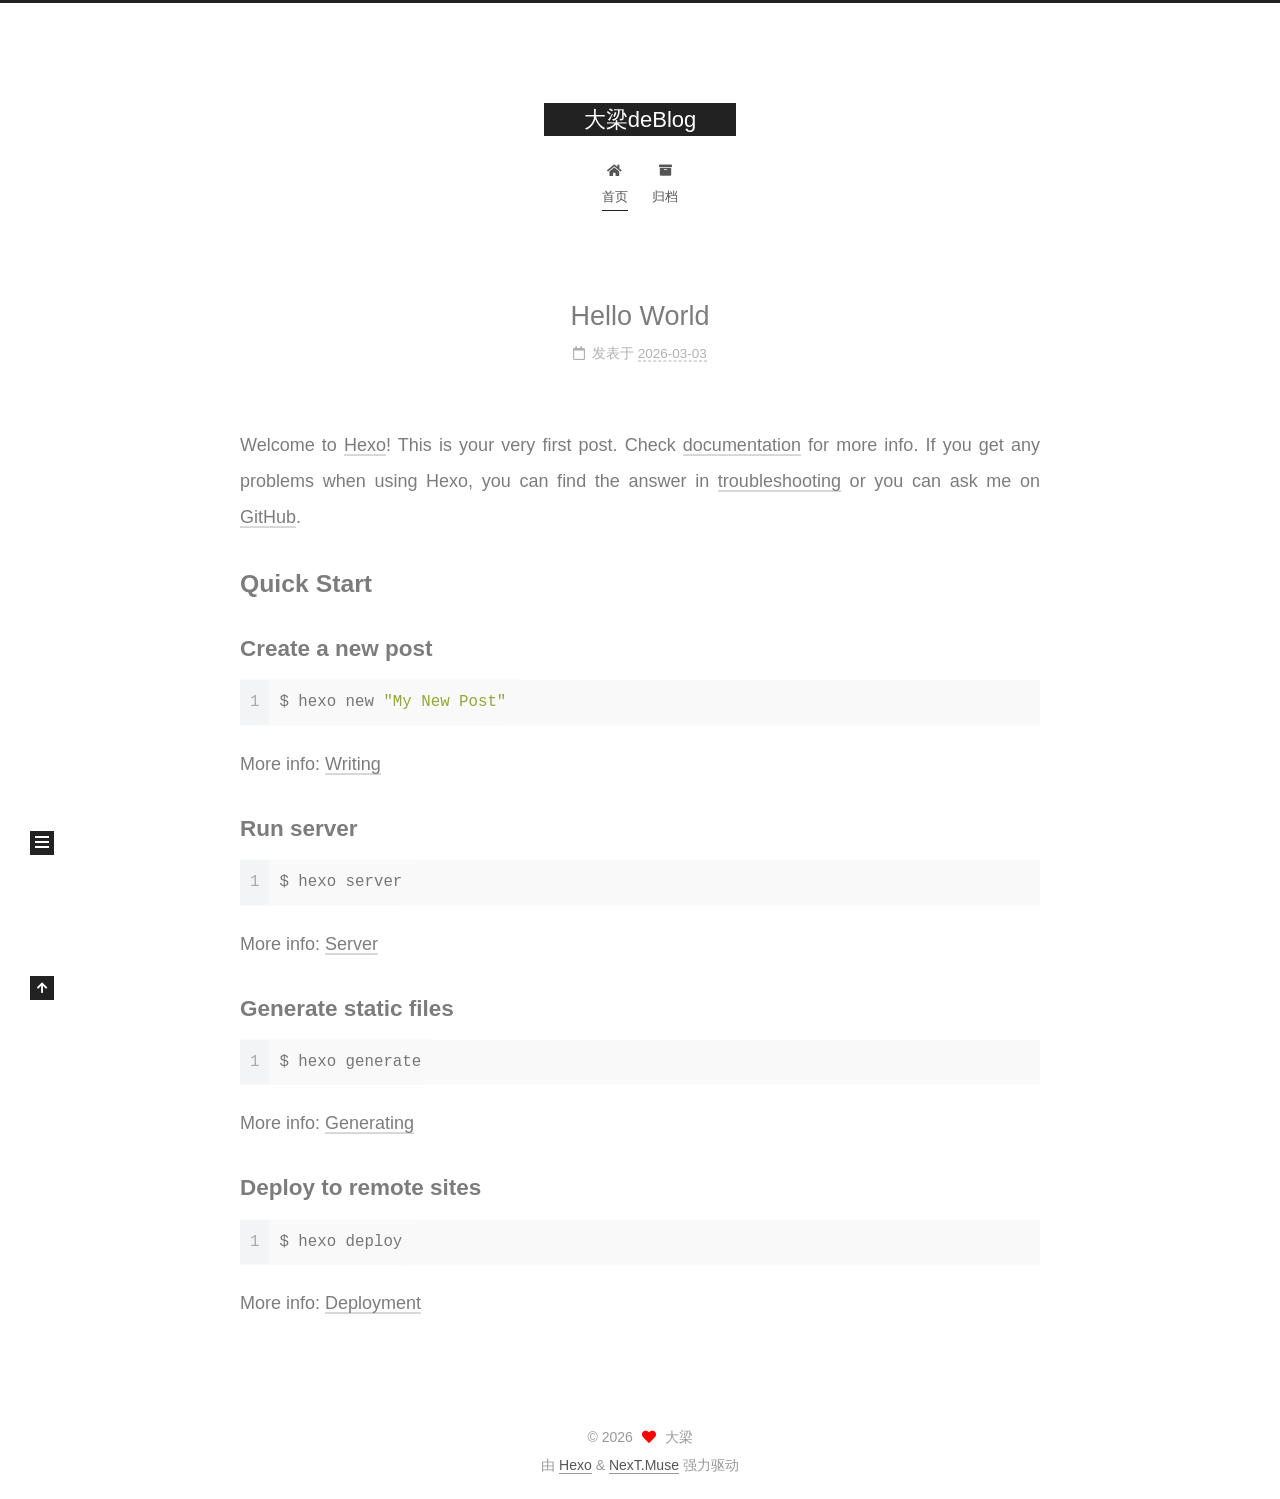
<file: index.html>
<!DOCTYPE html>
<html lang="zh-CN">
<head>
  <meta charset="UTF-8">
<meta name="viewport" content="width=device-width, initial-scale=1, maximum-scale=2">
<meta name="theme-color" content="#222">
<meta name="generator" content="Hexo 8.1.1">
  <link rel="apple-touch-icon" sizes="180x180" href="/images/apple-touch-icon-next.png">
  <link rel="icon" type="image/png" sizes="32x32" href="/images/favicon-32x32-next.png">
  <link rel="icon" type="image/png" sizes="16x16" href="/images/favicon-16x16-next.png">
  <link rel="mask-icon" href="/images/logo.svg" color="#222">

<link rel="stylesheet" href="/css/main.css">


<link rel="stylesheet" href="/lib/font-awesome/css/all.min.css">

<script id="hexo-configurations">
    var NexT = window.NexT || {};
    var CONFIG = {"hostname":"dlzlhl666.github.io","root":"/","scheme":"Muse","version":"7.8.0","exturl":false,"sidebar":{"position":"left","display":"post","padding":18,"offset":12,"onmobile":false},"copycode":{"enable":false,"show_result":false,"style":null},"back2top":{"enable":true,"sidebar":false,"scrollpercent":false},"bookmark":{"enable":false,"color":"#222","save":"auto"},"fancybox":false,"mediumzoom":false,"lazyload":false,"pangu":false,"comments":{"style":"tabs","active":null,"storage":true,"lazyload":false,"nav":null},"algolia":{"hits":{"per_page":10},"labels":{"input_placeholder":"Search for Posts","hits_empty":"We didn't find any results for the search: ${query}","hits_stats":"${hits} results found in ${time} ms"}},"localsearch":{"enable":false,"trigger":"auto","top_n_per_article":1,"unescape":false,"preload":false},"motion":{"enable":true,"async":false,"transition":{"post_block":"fadeIn","post_header":"slideDownIn","post_body":"slideDownIn","coll_header":"slideLeftIn","sidebar":"slideUpIn"}}};
  </script>

  <meta name="description" content="希望你天天开心✧(≧∇≦)ﾉ">
<meta property="og:type" content="website">
<meta property="og:title" content="大梁deBlog">
<meta property="og:url" content="https://dlzlhl666.github.io/index.html">
<meta property="og:site_name" content="大梁deBlog">
<meta property="og:description" content="希望你天天开心✧(≧∇≦)ﾉ">
<meta property="og:locale" content="zh_CN">
<meta property="article:author" content="大梁">
<meta name="twitter:card" content="summary">

<link rel="canonical" href="https://dlzlhl666.github.io/">


<script id="page-configurations">
  // https://hexo.io/docs/variables.html
  CONFIG.page = {
    sidebar: "",
    isHome : true,
    isPost : false,
    lang   : 'zh-CN'
  };
</script>

  <title>大梁deBlog</title>
  






  <noscript>
  <style>
  .use-motion .brand,
  .use-motion .menu-item,
  .sidebar-inner,
  .use-motion .post-block,
  .use-motion .pagination,
  .use-motion .comments,
  .use-motion .post-header,
  .use-motion .post-body,
  .use-motion .collection-header { opacity: initial; }

  .use-motion .site-title,
  .use-motion .site-subtitle {
    opacity: initial;
    top: initial;
  }

  .use-motion .logo-line-before i { left: initial; }
  .use-motion .logo-line-after i { right: initial; }
  </style>
</noscript>

</head>

<body itemscope itemtype="http://schema.org/WebPage">
  <div class="container use-motion">
    <div class="headband"></div>

    <header class="header" itemscope itemtype="http://schema.org/WPHeader">
      <div class="header-inner"><div class="site-brand-container">
  <div class="site-nav-toggle">
    <div class="toggle" aria-label="切换导航栏">
      <span class="toggle-line toggle-line-first"></span>
      <span class="toggle-line toggle-line-middle"></span>
      <span class="toggle-line toggle-line-last"></span>
    </div>
  </div>

  <div class="site-meta">

    <a href="/" class="brand" rel="start">
      <span class="logo-line-before"><i></i></span>
      <h1 class="site-title">大梁deBlog</h1>
      <span class="logo-line-after"><i></i></span>
    </a>
  </div>

  <div class="site-nav-right">
    <div class="toggle popup-trigger">
    </div>
  </div>
</div>




<nav class="site-nav">
  <ul id="menu" class="main-menu menu">
        <li class="menu-item menu-item-home">

    <a href="/" rel="section"><i class="fa fa-home fa-fw"></i>首页</a>

  </li>
        <li class="menu-item menu-item-archives">

    <a href="/archives/" rel="section"><i class="fa fa-archive fa-fw"></i>归档</a>

  </li>
  </ul>
</nav>




</div>
    </header>

    
  <div class="back-to-top">
    <i class="fa fa-arrow-up"></i>
    <span>0%</span>
  </div>


    <main class="main">
      <div class="main-inner">
        <div class="content-wrap">
          

          <div class="content index posts-expand">
            
      
  
  
  <article itemscope itemtype="http://schema.org/Article" class="post-block" lang="zh-CN">
    <link itemprop="mainEntityOfPage" href="https://dlzlhl666.github.io/2026/03/03/hello-world/">

    <span hidden itemprop="author" itemscope itemtype="http://schema.org/Person">
      <meta itemprop="image" content="/images/avatar.gif">
      <meta itemprop="name" content="大梁">
      <meta itemprop="description" content="希望你天天开心✧(≧∇≦)ﾉ">
    </span>

    <span hidden itemprop="publisher" itemscope itemtype="http://schema.org/Organization">
      <meta itemprop="name" content="大梁deBlog">
    </span>
      <header class="post-header">
        <h2 class="post-title" itemprop="name headline">
          
            <a href="/2026/03/03/hello-world/" class="post-title-link" itemprop="url">Hello World</a>
        </h2>

        <div class="post-meta">
            <span class="post-meta-item">
              <span class="post-meta-item-icon">
                <i class="far fa-calendar"></i>
              </span>
              <span class="post-meta-item-text">发表于</span>

              <time title="创建时间：2026-03-03 19:44:47" itemprop="dateCreated datePublished" datetime="2026-03-03T19:44:47+08:00">2026-03-03</time>
            </span>

          

        </div>
      </header>

    
    
    
    <div class="post-body" itemprop="articleBody">

      
          <p>Welcome to <a target="_blank" rel="noopener" href="https://hexo.io/">Hexo</a>! This is your very first post. Check <a target="_blank" rel="noopener" href="https://hexo.io/docs/">documentation</a> for more info. If you get any problems when using Hexo, you can find the answer in <a target="_blank" rel="noopener" href="https://hexo.io/docs/troubleshooting.html">troubleshooting</a> or you can ask me on <a target="_blank" rel="noopener" href="https://github.com/hexojs/hexo/issues">GitHub</a>.</p>
<h2 id="Quick-Start"><a href="#Quick-Start" class="headerlink" title="Quick Start"></a>Quick Start</h2><h3 id="Create-a-new-post"><a href="#Create-a-new-post" class="headerlink" title="Create a new post"></a>Create a new post</h3><figure class="highlight bash"><table><tr><td class="gutter"><pre><span class="line">1</span><br></pre></td><td class="code"><pre><span class="line">$ hexo new <span class="string">&quot;My New Post&quot;</span></span><br></pre></td></tr></table></figure>

<p>More info: <a target="_blank" rel="noopener" href="https://hexo.io/docs/writing.html">Writing</a></p>
<h3 id="Run-server"><a href="#Run-server" class="headerlink" title="Run server"></a>Run server</h3><figure class="highlight bash"><table><tr><td class="gutter"><pre><span class="line">1</span><br></pre></td><td class="code"><pre><span class="line">$ hexo server</span><br></pre></td></tr></table></figure>

<p>More info: <a target="_blank" rel="noopener" href="https://hexo.io/docs/server.html">Server</a></p>
<h3 id="Generate-static-files"><a href="#Generate-static-files" class="headerlink" title="Generate static files"></a>Generate static files</h3><figure class="highlight bash"><table><tr><td class="gutter"><pre><span class="line">1</span><br></pre></td><td class="code"><pre><span class="line">$ hexo generate</span><br></pre></td></tr></table></figure>

<p>More info: <a target="_blank" rel="noopener" href="https://hexo.io/docs/generating.html">Generating</a></p>
<h3 id="Deploy-to-remote-sites"><a href="#Deploy-to-remote-sites" class="headerlink" title="Deploy to remote sites"></a>Deploy to remote sites</h3><figure class="highlight bash"><table><tr><td class="gutter"><pre><span class="line">1</span><br></pre></td><td class="code"><pre><span class="line">$ hexo deploy</span><br></pre></td></tr></table></figure>

<p>More info: <a target="_blank" rel="noopener" href="https://hexo.io/docs/one-command-deployment.html">Deployment</a></p>

      
    </div>

    
    
    
      <footer class="post-footer">
        <div class="post-eof"></div>
      </footer>
  </article>
  
  
  


  



          </div>
          

<script>
  window.addEventListener('tabs:register', () => {
    let { activeClass } = CONFIG.comments;
    if (CONFIG.comments.storage) {
      activeClass = localStorage.getItem('comments_active') || activeClass;
    }
    if (activeClass) {
      let activeTab = document.querySelector(`a[href="#comment-${activeClass}"]`);
      if (activeTab) {
        activeTab.click();
      }
    }
  });
  if (CONFIG.comments.storage) {
    window.addEventListener('tabs:click', event => {
      if (!event.target.matches('.tabs-comment .tab-content .tab-pane')) return;
      let commentClass = event.target.classList[1];
      localStorage.setItem('comments_active', commentClass);
    });
  }
</script>

        </div>
          
  
  <div class="toggle sidebar-toggle">
    <span class="toggle-line toggle-line-first"></span>
    <span class="toggle-line toggle-line-middle"></span>
    <span class="toggle-line toggle-line-last"></span>
  </div>

  <aside class="sidebar">
    <div class="sidebar-inner">

      <ul class="sidebar-nav motion-element">
        <li class="sidebar-nav-toc">
          文章目录
        </li>
        <li class="sidebar-nav-overview">
          站点概览
        </li>
      </ul>

      <!--noindex-->
      <div class="post-toc-wrap sidebar-panel">
      </div>
      <!--/noindex-->

      <div class="site-overview-wrap sidebar-panel">
        <div class="site-author motion-element" itemprop="author" itemscope itemtype="http://schema.org/Person">
  <p class="site-author-name" itemprop="name">大梁</p>
  <div class="site-description" itemprop="description">希望你天天开心✧(≧∇≦)ﾉ</div>
</div>
<div class="site-state-wrap motion-element">
  <nav class="site-state">
      <div class="site-state-item site-state-posts">
          <a href="/archives/">
        
          <span class="site-state-item-count">1</span>
          <span class="site-state-item-name">日志</span>
        </a>
      </div>
  </nav>
</div>



      </div>

    </div>
  </aside>
  <div id="sidebar-dimmer"></div>


      </div>
    </main>

    <footer class="footer">
      <div class="footer-inner">
        

        

<div class="copyright">
  
  &copy; 
  <span itemprop="copyrightYear">2026</span>
  <span class="with-love">
    <i class="fa fa-heart"></i>
  </span>
  <span class="author" itemprop="copyrightHolder">大梁</span>
</div>
  <div class="powered-by">由 <a href="https://hexo.io/" class="theme-link" rel="noopener" target="_blank">Hexo</a> & <a href="https://muse.theme-next.org/" class="theme-link" rel="noopener" target="_blank">NexT.Muse</a> 强力驱动
  </div>

        








      </div>
    </footer>
  </div>

  
  <script src="/lib/anime.min.js"></script>
  <script src="/lib/velocity/velocity.min.js"></script>
  <script src="/lib/velocity/velocity.ui.min.js"></script>

<script src="/js/utils.js"></script>

<script src="/js/motion.js"></script>


<script src="/js/schemes/muse.js"></script>


<script src="/js/next-boot.js"></script>




  















  

  

</body>
</html>
</file>
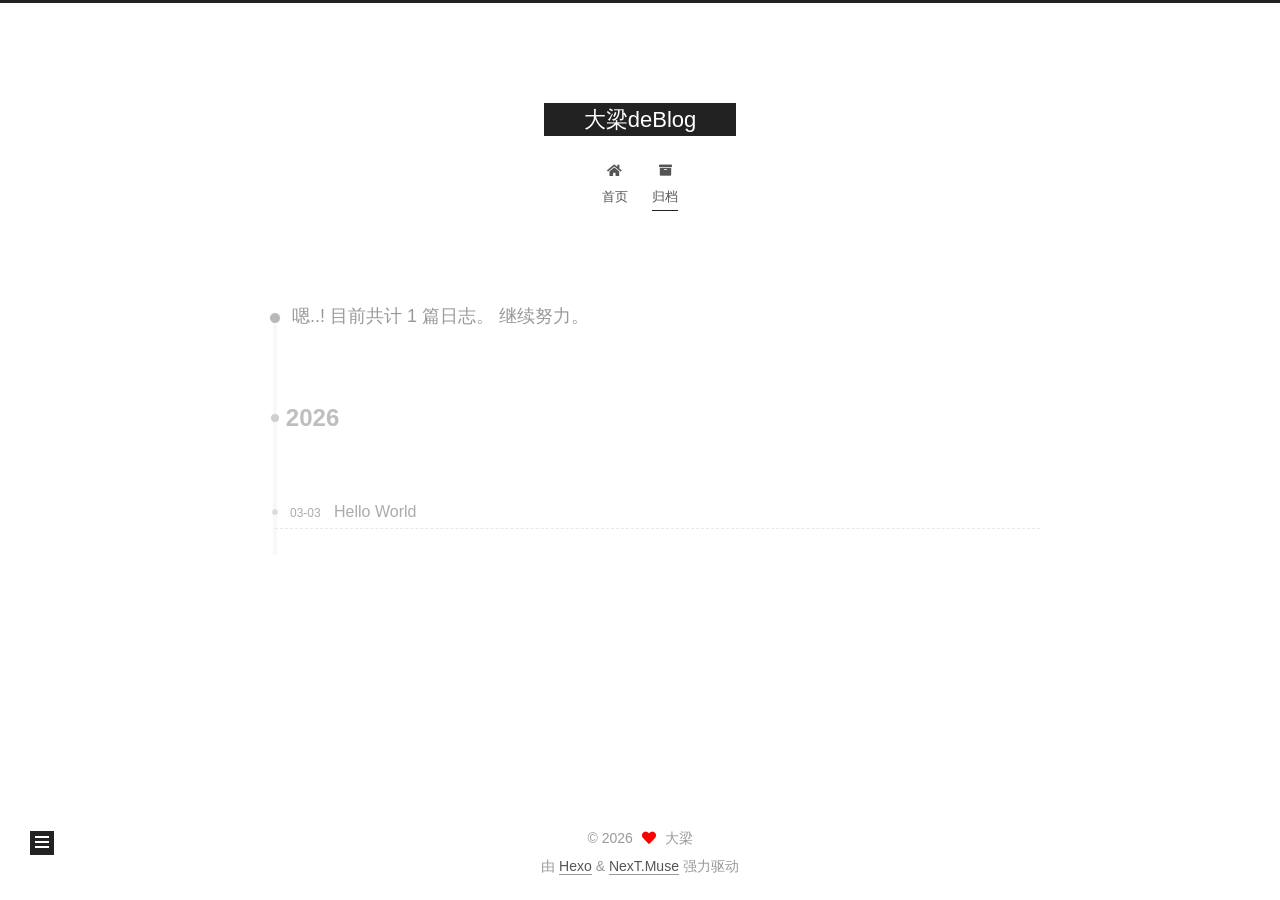
<file: archives/index.html>
<!DOCTYPE html>
<html lang="zh-CN">
<head>
  <meta charset="UTF-8">
<meta name="viewport" content="width=device-width, initial-scale=1, maximum-scale=2">
<meta name="theme-color" content="#222">
<meta name="generator" content="Hexo 8.1.1">
  <link rel="apple-touch-icon" sizes="180x180" href="/images/apple-touch-icon-next.png">
  <link rel="icon" type="image/png" sizes="32x32" href="/images/favicon-32x32-next.png">
  <link rel="icon" type="image/png" sizes="16x16" href="/images/favicon-16x16-next.png">
  <link rel="mask-icon" href="/images/logo.svg" color="#222">

<link rel="stylesheet" href="/css/main.css">


<link rel="stylesheet" href="/lib/font-awesome/css/all.min.css">

<script id="hexo-configurations">
    var NexT = window.NexT || {};
    var CONFIG = {"hostname":"dlzlhl666.github.io","root":"/","scheme":"Muse","version":"7.8.0","exturl":false,"sidebar":{"position":"left","display":"post","padding":18,"offset":12,"onmobile":false},"copycode":{"enable":false,"show_result":false,"style":null},"back2top":{"enable":true,"sidebar":false,"scrollpercent":false},"bookmark":{"enable":false,"color":"#222","save":"auto"},"fancybox":false,"mediumzoom":false,"lazyload":false,"pangu":false,"comments":{"style":"tabs","active":null,"storage":true,"lazyload":false,"nav":null},"algolia":{"hits":{"per_page":10},"labels":{"input_placeholder":"Search for Posts","hits_empty":"We didn't find any results for the search: ${query}","hits_stats":"${hits} results found in ${time} ms"}},"localsearch":{"enable":false,"trigger":"auto","top_n_per_article":1,"unescape":false,"preload":false},"motion":{"enable":true,"async":false,"transition":{"post_block":"fadeIn","post_header":"slideDownIn","post_body":"slideDownIn","coll_header":"slideLeftIn","sidebar":"slideUpIn"}}};
  </script>

  <meta name="description" content="希望你天天开心✧(≧∇≦)ﾉ">
<meta property="og:type" content="website">
<meta property="og:title" content="大梁deBlog">
<meta property="og:url" content="https://dlzlhl666.github.io/archives/index.html">
<meta property="og:site_name" content="大梁deBlog">
<meta property="og:description" content="希望你天天开心✧(≧∇≦)ﾉ">
<meta property="og:locale" content="zh_CN">
<meta property="article:author" content="大梁">
<meta name="twitter:card" content="summary">

<link rel="canonical" href="https://dlzlhl666.github.io/archives/">


<script id="page-configurations">
  // https://hexo.io/docs/variables.html
  CONFIG.page = {
    sidebar: "",
    isHome : false,
    isPost : false,
    lang   : 'zh-CN'
  };
</script>

  <title>归档 | 大梁deBlog</title>
  






  <noscript>
  <style>
  .use-motion .brand,
  .use-motion .menu-item,
  .sidebar-inner,
  .use-motion .post-block,
  .use-motion .pagination,
  .use-motion .comments,
  .use-motion .post-header,
  .use-motion .post-body,
  .use-motion .collection-header { opacity: initial; }

  .use-motion .site-title,
  .use-motion .site-subtitle {
    opacity: initial;
    top: initial;
  }

  .use-motion .logo-line-before i { left: initial; }
  .use-motion .logo-line-after i { right: initial; }
  </style>
</noscript>

</head>

<body itemscope itemtype="http://schema.org/WebPage">
  <div class="container use-motion">
    <div class="headband"></div>

    <header class="header" itemscope itemtype="http://schema.org/WPHeader">
      <div class="header-inner"><div class="site-brand-container">
  <div class="site-nav-toggle">
    <div class="toggle" aria-label="切换导航栏">
      <span class="toggle-line toggle-line-first"></span>
      <span class="toggle-line toggle-line-middle"></span>
      <span class="toggle-line toggle-line-last"></span>
    </div>
  </div>

  <div class="site-meta">

    <a href="/" class="brand" rel="start">
      <span class="logo-line-before"><i></i></span>
      <h1 class="site-title">大梁deBlog</h1>
      <span class="logo-line-after"><i></i></span>
    </a>
  </div>

  <div class="site-nav-right">
    <div class="toggle popup-trigger">
    </div>
  </div>
</div>




<nav class="site-nav">
  <ul id="menu" class="main-menu menu">
        <li class="menu-item menu-item-home">

    <a href="/" rel="section"><i class="fa fa-home fa-fw"></i>首页</a>

  </li>
        <li class="menu-item menu-item-archives">

    <a href="/archives/" rel="section"><i class="fa fa-archive fa-fw"></i>归档</a>

  </li>
  </ul>
</nav>




</div>
    </header>

    
  <div class="back-to-top">
    <i class="fa fa-arrow-up"></i>
    <span>0%</span>
  </div>


    <main class="main">
      <div class="main-inner">
        <div class="content-wrap">
          

          <div class="content archive">
            

  
  
  
  <div class="post-block">
    <div class="posts-collapse">
      <div class="collection-title">
        <span class="collection-header">嗯..! 目前共计 1 篇日志。 继续努力。</span>
      </div>

      
    <div class="collection-year">
      <span class="collection-header">2026</span>
    </div>

  <article itemscope itemtype="http://schema.org/Article">
    <header class="post-header">

      <div class="post-meta">
        <time itemprop="dateCreated"
              datetime="2026-03-03T19:44:47+08:00"
              content="2026-03-03">
          03-03
        </time>
      </div>

      <div class="post-title">
          <a class="post-title-link" href="/2026/03/03/hello-world/" itemprop="url">
            <span itemprop="name">Hello World</span>
          </a>
      </div>

    </header>
  </article>


    </div>
  </div>
  
  
  

  



          </div>
          

<script>
  window.addEventListener('tabs:register', () => {
    let { activeClass } = CONFIG.comments;
    if (CONFIG.comments.storage) {
      activeClass = localStorage.getItem('comments_active') || activeClass;
    }
    if (activeClass) {
      let activeTab = document.querySelector(`a[href="#comment-${activeClass}"]`);
      if (activeTab) {
        activeTab.click();
      }
    }
  });
  if (CONFIG.comments.storage) {
    window.addEventListener('tabs:click', event => {
      if (!event.target.matches('.tabs-comment .tab-content .tab-pane')) return;
      let commentClass = event.target.classList[1];
      localStorage.setItem('comments_active', commentClass);
    });
  }
</script>

        </div>
          
  
  <div class="toggle sidebar-toggle">
    <span class="toggle-line toggle-line-first"></span>
    <span class="toggle-line toggle-line-middle"></span>
    <span class="toggle-line toggle-line-last"></span>
  </div>

  <aside class="sidebar">
    <div class="sidebar-inner">

      <ul class="sidebar-nav motion-element">
        <li class="sidebar-nav-toc">
          文章目录
        </li>
        <li class="sidebar-nav-overview">
          站点概览
        </li>
      </ul>

      <!--noindex-->
      <div class="post-toc-wrap sidebar-panel">
      </div>
      <!--/noindex-->

      <div class="site-overview-wrap sidebar-panel">
        <div class="site-author motion-element" itemprop="author" itemscope itemtype="http://schema.org/Person">
  <p class="site-author-name" itemprop="name">大梁</p>
  <div class="site-description" itemprop="description">希望你天天开心✧(≧∇≦)ﾉ</div>
</div>
<div class="site-state-wrap motion-element">
  <nav class="site-state">
      <div class="site-state-item site-state-posts">
          <a href="/archives/">
        
          <span class="site-state-item-count">1</span>
          <span class="site-state-item-name">日志</span>
        </a>
      </div>
  </nav>
</div>



      </div>

    </div>
  </aside>
  <div id="sidebar-dimmer"></div>


      </div>
    </main>

    <footer class="footer">
      <div class="footer-inner">
        

        

<div class="copyright">
  
  &copy; 
  <span itemprop="copyrightYear">2026</span>
  <span class="with-love">
    <i class="fa fa-heart"></i>
  </span>
  <span class="author" itemprop="copyrightHolder">大梁</span>
</div>
  <div class="powered-by">由 <a href="https://hexo.io/" class="theme-link" rel="noopener" target="_blank">Hexo</a> & <a href="https://muse.theme-next.org/" class="theme-link" rel="noopener" target="_blank">NexT.Muse</a> 强力驱动
  </div>

        








      </div>
    </footer>
  </div>

  
  <script src="/lib/anime.min.js"></script>
  <script src="/lib/velocity/velocity.min.js"></script>
  <script src="/lib/velocity/velocity.ui.min.js"></script>

<script src="/js/utils.js"></script>

<script src="/js/motion.js"></script>


<script src="/js/schemes/muse.js"></script>


<script src="/js/next-boot.js"></script>




  















  

  

</body>
</html>
</file>
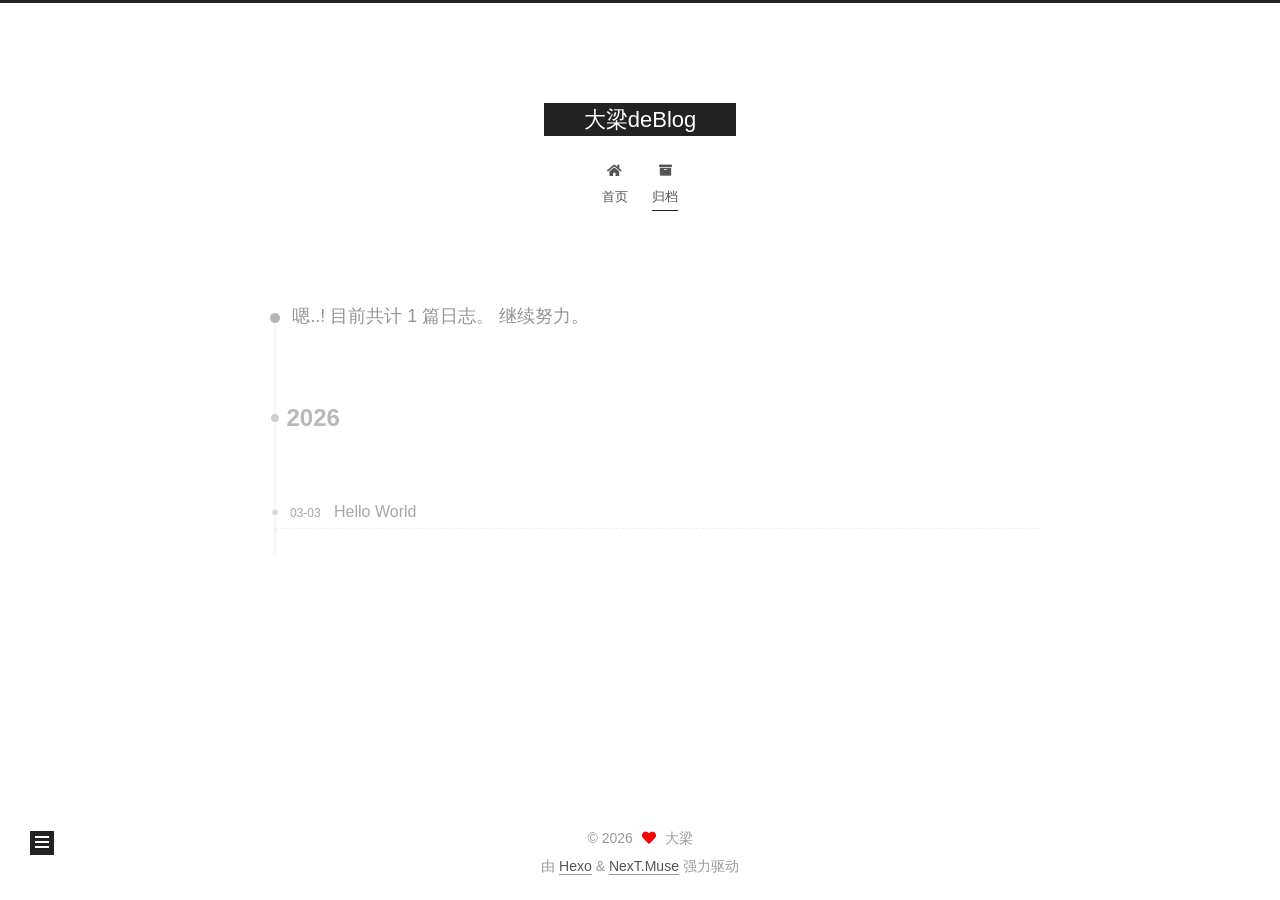
<file: archives/2026/index.html>
<!DOCTYPE html>
<html lang="zh-CN">
<head>
  <meta charset="UTF-8">
<meta name="viewport" content="width=device-width, initial-scale=1, maximum-scale=2">
<meta name="theme-color" content="#222">
<meta name="generator" content="Hexo 8.1.1">
  <link rel="apple-touch-icon" sizes="180x180" href="/images/apple-touch-icon-next.png">
  <link rel="icon" type="image/png" sizes="32x32" href="/images/favicon-32x32-next.png">
  <link rel="icon" type="image/png" sizes="16x16" href="/images/favicon-16x16-next.png">
  <link rel="mask-icon" href="/images/logo.svg" color="#222">

<link rel="stylesheet" href="/css/main.css">


<link rel="stylesheet" href="/lib/font-awesome/css/all.min.css">

<script id="hexo-configurations">
    var NexT = window.NexT || {};
    var CONFIG = {"hostname":"dlzlhl666.github.io","root":"/","scheme":"Muse","version":"7.8.0","exturl":false,"sidebar":{"position":"left","display":"post","padding":18,"offset":12,"onmobile":false},"copycode":{"enable":false,"show_result":false,"style":null},"back2top":{"enable":true,"sidebar":false,"scrollpercent":false},"bookmark":{"enable":false,"color":"#222","save":"auto"},"fancybox":false,"mediumzoom":false,"lazyload":false,"pangu":false,"comments":{"style":"tabs","active":null,"storage":true,"lazyload":false,"nav":null},"algolia":{"hits":{"per_page":10},"labels":{"input_placeholder":"Search for Posts","hits_empty":"We didn't find any results for the search: ${query}","hits_stats":"${hits} results found in ${time} ms"}},"localsearch":{"enable":false,"trigger":"auto","top_n_per_article":1,"unescape":false,"preload":false},"motion":{"enable":true,"async":false,"transition":{"post_block":"fadeIn","post_header":"slideDownIn","post_body":"slideDownIn","coll_header":"slideLeftIn","sidebar":"slideUpIn"}}};
  </script>

  <meta name="description" content="希望你天天开心✧(≧∇≦)ﾉ">
<meta property="og:type" content="website">
<meta property="og:title" content="大梁deBlog">
<meta property="og:url" content="https://dlzlhl666.github.io/archives/2026/index.html">
<meta property="og:site_name" content="大梁deBlog">
<meta property="og:description" content="希望你天天开心✧(≧∇≦)ﾉ">
<meta property="og:locale" content="zh_CN">
<meta property="article:author" content="大梁">
<meta name="twitter:card" content="summary">

<link rel="canonical" href="https://dlzlhl666.github.io/archives/2026/">


<script id="page-configurations">
  // https://hexo.io/docs/variables.html
  CONFIG.page = {
    sidebar: "",
    isHome : false,
    isPost : false,
    lang   : 'zh-CN'
  };
</script>

  <title>归档 | 大梁deBlog</title>
  






  <noscript>
  <style>
  .use-motion .brand,
  .use-motion .menu-item,
  .sidebar-inner,
  .use-motion .post-block,
  .use-motion .pagination,
  .use-motion .comments,
  .use-motion .post-header,
  .use-motion .post-body,
  .use-motion .collection-header { opacity: initial; }

  .use-motion .site-title,
  .use-motion .site-subtitle {
    opacity: initial;
    top: initial;
  }

  .use-motion .logo-line-before i { left: initial; }
  .use-motion .logo-line-after i { right: initial; }
  </style>
</noscript>

</head>

<body itemscope itemtype="http://schema.org/WebPage">
  <div class="container use-motion">
    <div class="headband"></div>

    <header class="header" itemscope itemtype="http://schema.org/WPHeader">
      <div class="header-inner"><div class="site-brand-container">
  <div class="site-nav-toggle">
    <div class="toggle" aria-label="切换导航栏">
      <span class="toggle-line toggle-line-first"></span>
      <span class="toggle-line toggle-line-middle"></span>
      <span class="toggle-line toggle-line-last"></span>
    </div>
  </div>

  <div class="site-meta">

    <a href="/" class="brand" rel="start">
      <span class="logo-line-before"><i></i></span>
      <h1 class="site-title">大梁deBlog</h1>
      <span class="logo-line-after"><i></i></span>
    </a>
  </div>

  <div class="site-nav-right">
    <div class="toggle popup-trigger">
    </div>
  </div>
</div>




<nav class="site-nav">
  <ul id="menu" class="main-menu menu">
        <li class="menu-item menu-item-home">

    <a href="/" rel="section"><i class="fa fa-home fa-fw"></i>首页</a>

  </li>
        <li class="menu-item menu-item-archives">

    <a href="/archives/" rel="section"><i class="fa fa-archive fa-fw"></i>归档</a>

  </li>
  </ul>
</nav>




</div>
    </header>

    
  <div class="back-to-top">
    <i class="fa fa-arrow-up"></i>
    <span>0%</span>
  </div>


    <main class="main">
      <div class="main-inner">
        <div class="content-wrap">
          

          <div class="content archive">
            

  
  
  
  <div class="post-block">
    <div class="posts-collapse">
      <div class="collection-title">
        <span class="collection-header">嗯..! 目前共计 1 篇日志。 继续努力。</span>
      </div>

      
    <div class="collection-year">
      <span class="collection-header">2026</span>
    </div>

  <article itemscope itemtype="http://schema.org/Article">
    <header class="post-header">

      <div class="post-meta">
        <time itemprop="dateCreated"
              datetime="2026-03-03T19:44:47+08:00"
              content="2026-03-03">
          03-03
        </time>
      </div>

      <div class="post-title">
          <a class="post-title-link" href="/2026/03/03/hello-world/" itemprop="url">
            <span itemprop="name">Hello World</span>
          </a>
      </div>

    </header>
  </article>


    </div>
  </div>
  
  
  

  



          </div>
          

<script>
  window.addEventListener('tabs:register', () => {
    let { activeClass } = CONFIG.comments;
    if (CONFIG.comments.storage) {
      activeClass = localStorage.getItem('comments_active') || activeClass;
    }
    if (activeClass) {
      let activeTab = document.querySelector(`a[href="#comment-${activeClass}"]`);
      if (activeTab) {
        activeTab.click();
      }
    }
  });
  if (CONFIG.comments.storage) {
    window.addEventListener('tabs:click', event => {
      if (!event.target.matches('.tabs-comment .tab-content .tab-pane')) return;
      let commentClass = event.target.classList[1];
      localStorage.setItem('comments_active', commentClass);
    });
  }
</script>

        </div>
          
  
  <div class="toggle sidebar-toggle">
    <span class="toggle-line toggle-line-first"></span>
    <span class="toggle-line toggle-line-middle"></span>
    <span class="toggle-line toggle-line-last"></span>
  </div>

  <aside class="sidebar">
    <div class="sidebar-inner">

      <ul class="sidebar-nav motion-element">
        <li class="sidebar-nav-toc">
          文章目录
        </li>
        <li class="sidebar-nav-overview">
          站点概览
        </li>
      </ul>

      <!--noindex-->
      <div class="post-toc-wrap sidebar-panel">
      </div>
      <!--/noindex-->

      <div class="site-overview-wrap sidebar-panel">
        <div class="site-author motion-element" itemprop="author" itemscope itemtype="http://schema.org/Person">
  <p class="site-author-name" itemprop="name">大梁</p>
  <div class="site-description" itemprop="description">希望你天天开心✧(≧∇≦)ﾉ</div>
</div>
<div class="site-state-wrap motion-element">
  <nav class="site-state">
      <div class="site-state-item site-state-posts">
          <a href="/archives/">
        
          <span class="site-state-item-count">1</span>
          <span class="site-state-item-name">日志</span>
        </a>
      </div>
  </nav>
</div>



      </div>

    </div>
  </aside>
  <div id="sidebar-dimmer"></div>


      </div>
    </main>

    <footer class="footer">
      <div class="footer-inner">
        

        

<div class="copyright">
  
  &copy; 
  <span itemprop="copyrightYear">2026</span>
  <span class="with-love">
    <i class="fa fa-heart"></i>
  </span>
  <span class="author" itemprop="copyrightHolder">大梁</span>
</div>
  <div class="powered-by">由 <a href="https://hexo.io/" class="theme-link" rel="noopener" target="_blank">Hexo</a> & <a href="https://muse.theme-next.org/" class="theme-link" rel="noopener" target="_blank">NexT.Muse</a> 强力驱动
  </div>

        








      </div>
    </footer>
  </div>

  
  <script src="/lib/anime.min.js"></script>
  <script src="/lib/velocity/velocity.min.js"></script>
  <script src="/lib/velocity/velocity.ui.min.js"></script>

<script src="/js/utils.js"></script>

<script src="/js/motion.js"></script>


<script src="/js/schemes/muse.js"></script>


<script src="/js/next-boot.js"></script>




  















  

  

</body>
</html>
</file>
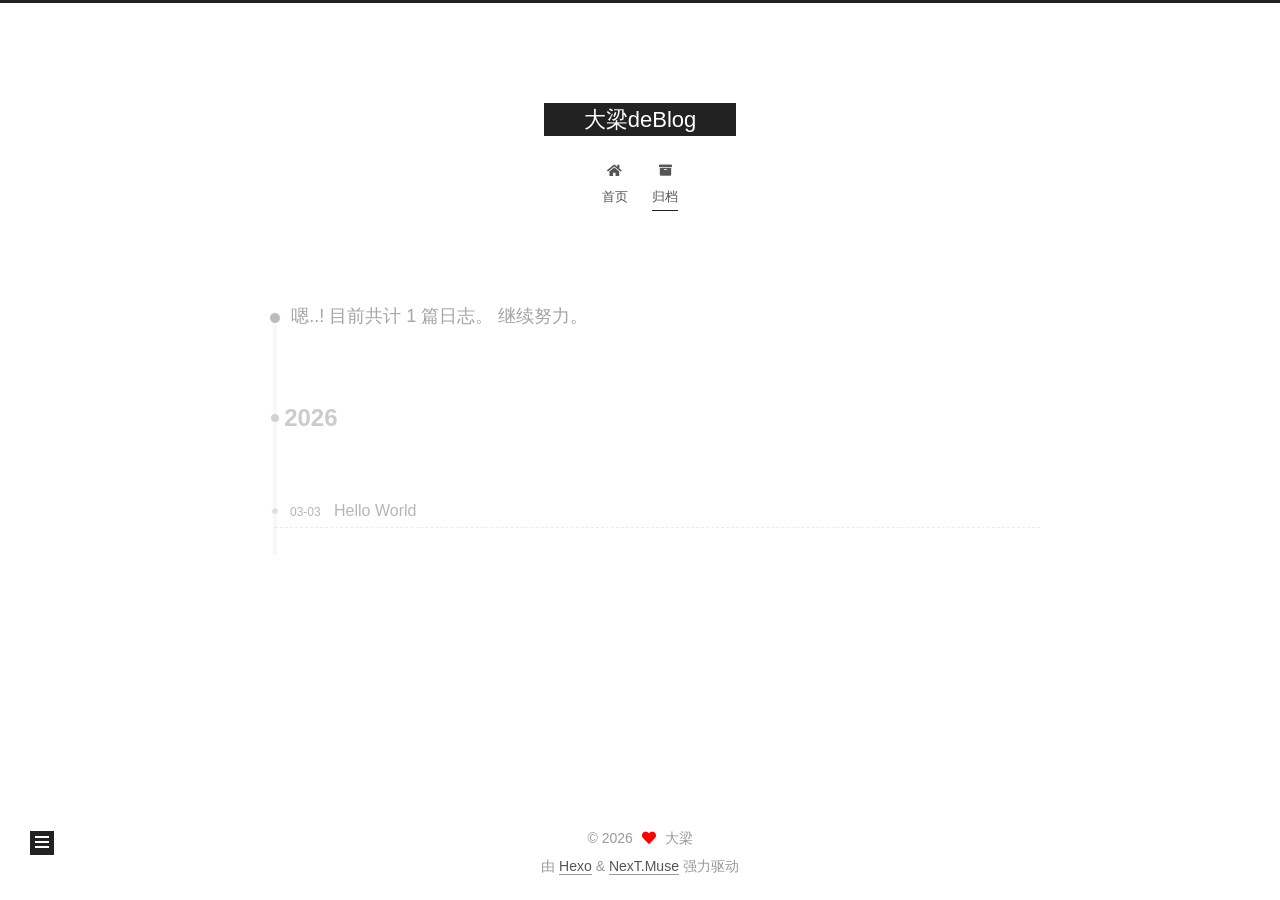
<file: archives/2026/03/index.html>
<!DOCTYPE html>
<html lang="zh-CN">
<head>
  <meta charset="UTF-8">
<meta name="viewport" content="width=device-width, initial-scale=1, maximum-scale=2">
<meta name="theme-color" content="#222">
<meta name="generator" content="Hexo 8.1.1">
  <link rel="apple-touch-icon" sizes="180x180" href="/images/apple-touch-icon-next.png">
  <link rel="icon" type="image/png" sizes="32x32" href="/images/favicon-32x32-next.png">
  <link rel="icon" type="image/png" sizes="16x16" href="/images/favicon-16x16-next.png">
  <link rel="mask-icon" href="/images/logo.svg" color="#222">

<link rel="stylesheet" href="/css/main.css">


<link rel="stylesheet" href="/lib/font-awesome/css/all.min.css">

<script id="hexo-configurations">
    var NexT = window.NexT || {};
    var CONFIG = {"hostname":"dlzlhl666.github.io","root":"/","scheme":"Muse","version":"7.8.0","exturl":false,"sidebar":{"position":"left","display":"post","padding":18,"offset":12,"onmobile":false},"copycode":{"enable":false,"show_result":false,"style":null},"back2top":{"enable":true,"sidebar":false,"scrollpercent":false},"bookmark":{"enable":false,"color":"#222","save":"auto"},"fancybox":false,"mediumzoom":false,"lazyload":false,"pangu":false,"comments":{"style":"tabs","active":null,"storage":true,"lazyload":false,"nav":null},"algolia":{"hits":{"per_page":10},"labels":{"input_placeholder":"Search for Posts","hits_empty":"We didn't find any results for the search: ${query}","hits_stats":"${hits} results found in ${time} ms"}},"localsearch":{"enable":false,"trigger":"auto","top_n_per_article":1,"unescape":false,"preload":false},"motion":{"enable":true,"async":false,"transition":{"post_block":"fadeIn","post_header":"slideDownIn","post_body":"slideDownIn","coll_header":"slideLeftIn","sidebar":"slideUpIn"}}};
  </script>

  <meta name="description" content="希望你天天开心✧(≧∇≦)ﾉ">
<meta property="og:type" content="website">
<meta property="og:title" content="大梁deBlog">
<meta property="og:url" content="https://dlzlhl666.github.io/archives/2026/03/index.html">
<meta property="og:site_name" content="大梁deBlog">
<meta property="og:description" content="希望你天天开心✧(≧∇≦)ﾉ">
<meta property="og:locale" content="zh_CN">
<meta property="article:author" content="大梁">
<meta name="twitter:card" content="summary">

<link rel="canonical" href="https://dlzlhl666.github.io/archives/2026/03/">


<script id="page-configurations">
  // https://hexo.io/docs/variables.html
  CONFIG.page = {
    sidebar: "",
    isHome : false,
    isPost : false,
    lang   : 'zh-CN'
  };
</script>

  <title>归档 | 大梁deBlog</title>
  






  <noscript>
  <style>
  .use-motion .brand,
  .use-motion .menu-item,
  .sidebar-inner,
  .use-motion .post-block,
  .use-motion .pagination,
  .use-motion .comments,
  .use-motion .post-header,
  .use-motion .post-body,
  .use-motion .collection-header { opacity: initial; }

  .use-motion .site-title,
  .use-motion .site-subtitle {
    opacity: initial;
    top: initial;
  }

  .use-motion .logo-line-before i { left: initial; }
  .use-motion .logo-line-after i { right: initial; }
  </style>
</noscript>

</head>

<body itemscope itemtype="http://schema.org/WebPage">
  <div class="container use-motion">
    <div class="headband"></div>

    <header class="header" itemscope itemtype="http://schema.org/WPHeader">
      <div class="header-inner"><div class="site-brand-container">
  <div class="site-nav-toggle">
    <div class="toggle" aria-label="切换导航栏">
      <span class="toggle-line toggle-line-first"></span>
      <span class="toggle-line toggle-line-middle"></span>
      <span class="toggle-line toggle-line-last"></span>
    </div>
  </div>

  <div class="site-meta">

    <a href="/" class="brand" rel="start">
      <span class="logo-line-before"><i></i></span>
      <h1 class="site-title">大梁deBlog</h1>
      <span class="logo-line-after"><i></i></span>
    </a>
  </div>

  <div class="site-nav-right">
    <div class="toggle popup-trigger">
    </div>
  </div>
</div>




<nav class="site-nav">
  <ul id="menu" class="main-menu menu">
        <li class="menu-item menu-item-home">

    <a href="/" rel="section"><i class="fa fa-home fa-fw"></i>首页</a>

  </li>
        <li class="menu-item menu-item-archives">

    <a href="/archives/" rel="section"><i class="fa fa-archive fa-fw"></i>归档</a>

  </li>
  </ul>
</nav>




</div>
    </header>

    
  <div class="back-to-top">
    <i class="fa fa-arrow-up"></i>
    <span>0%</span>
  </div>


    <main class="main">
      <div class="main-inner">
        <div class="content-wrap">
          

          <div class="content archive">
            

  
  
  
  <div class="post-block">
    <div class="posts-collapse">
      <div class="collection-title">
        <span class="collection-header">嗯..! 目前共计 1 篇日志。 继续努力。</span>
      </div>

      
    <div class="collection-year">
      <span class="collection-header">2026</span>
    </div>

  <article itemscope itemtype="http://schema.org/Article">
    <header class="post-header">

      <div class="post-meta">
        <time itemprop="dateCreated"
              datetime="2026-03-03T19:44:47+08:00"
              content="2026-03-03">
          03-03
        </time>
      </div>

      <div class="post-title">
          <a class="post-title-link" href="/2026/03/03/hello-world/" itemprop="url">
            <span itemprop="name">Hello World</span>
          </a>
      </div>

    </header>
  </article>


    </div>
  </div>
  
  
  

  



          </div>
          

<script>
  window.addEventListener('tabs:register', () => {
    let { activeClass } = CONFIG.comments;
    if (CONFIG.comments.storage) {
      activeClass = localStorage.getItem('comments_active') || activeClass;
    }
    if (activeClass) {
      let activeTab = document.querySelector(`a[href="#comment-${activeClass}"]`);
      if (activeTab) {
        activeTab.click();
      }
    }
  });
  if (CONFIG.comments.storage) {
    window.addEventListener('tabs:click', event => {
      if (!event.target.matches('.tabs-comment .tab-content .tab-pane')) return;
      let commentClass = event.target.classList[1];
      localStorage.setItem('comments_active', commentClass);
    });
  }
</script>

        </div>
          
  
  <div class="toggle sidebar-toggle">
    <span class="toggle-line toggle-line-first"></span>
    <span class="toggle-line toggle-line-middle"></span>
    <span class="toggle-line toggle-line-last"></span>
  </div>

  <aside class="sidebar">
    <div class="sidebar-inner">

      <ul class="sidebar-nav motion-element">
        <li class="sidebar-nav-toc">
          文章目录
        </li>
        <li class="sidebar-nav-overview">
          站点概览
        </li>
      </ul>

      <!--noindex-->
      <div class="post-toc-wrap sidebar-panel">
      </div>
      <!--/noindex-->

      <div class="site-overview-wrap sidebar-panel">
        <div class="site-author motion-element" itemprop="author" itemscope itemtype="http://schema.org/Person">
  <p class="site-author-name" itemprop="name">大梁</p>
  <div class="site-description" itemprop="description">希望你天天开心✧(≧∇≦)ﾉ</div>
</div>
<div class="site-state-wrap motion-element">
  <nav class="site-state">
      <div class="site-state-item site-state-posts">
          <a href="/archives/">
        
          <span class="site-state-item-count">1</span>
          <span class="site-state-item-name">日志</span>
        </a>
      </div>
  </nav>
</div>



      </div>

    </div>
  </aside>
  <div id="sidebar-dimmer"></div>


      </div>
    </main>

    <footer class="footer">
      <div class="footer-inner">
        

        

<div class="copyright">
  
  &copy; 
  <span itemprop="copyrightYear">2026</span>
  <span class="with-love">
    <i class="fa fa-heart"></i>
  </span>
  <span class="author" itemprop="copyrightHolder">大梁</span>
</div>
  <div class="powered-by">由 <a href="https://hexo.io/" class="theme-link" rel="noopener" target="_blank">Hexo</a> & <a href="https://muse.theme-next.org/" class="theme-link" rel="noopener" target="_blank">NexT.Muse</a> 强力驱动
  </div>

        








      </div>
    </footer>
  </div>

  
  <script src="/lib/anime.min.js"></script>
  <script src="/lib/velocity/velocity.min.js"></script>
  <script src="/lib/velocity/velocity.ui.min.js"></script>

<script src="/js/utils.js"></script>

<script src="/js/motion.js"></script>


<script src="/js/schemes/muse.js"></script>


<script src="/js/next-boot.js"></script>




  















  

  

</body>
</html>
</file>
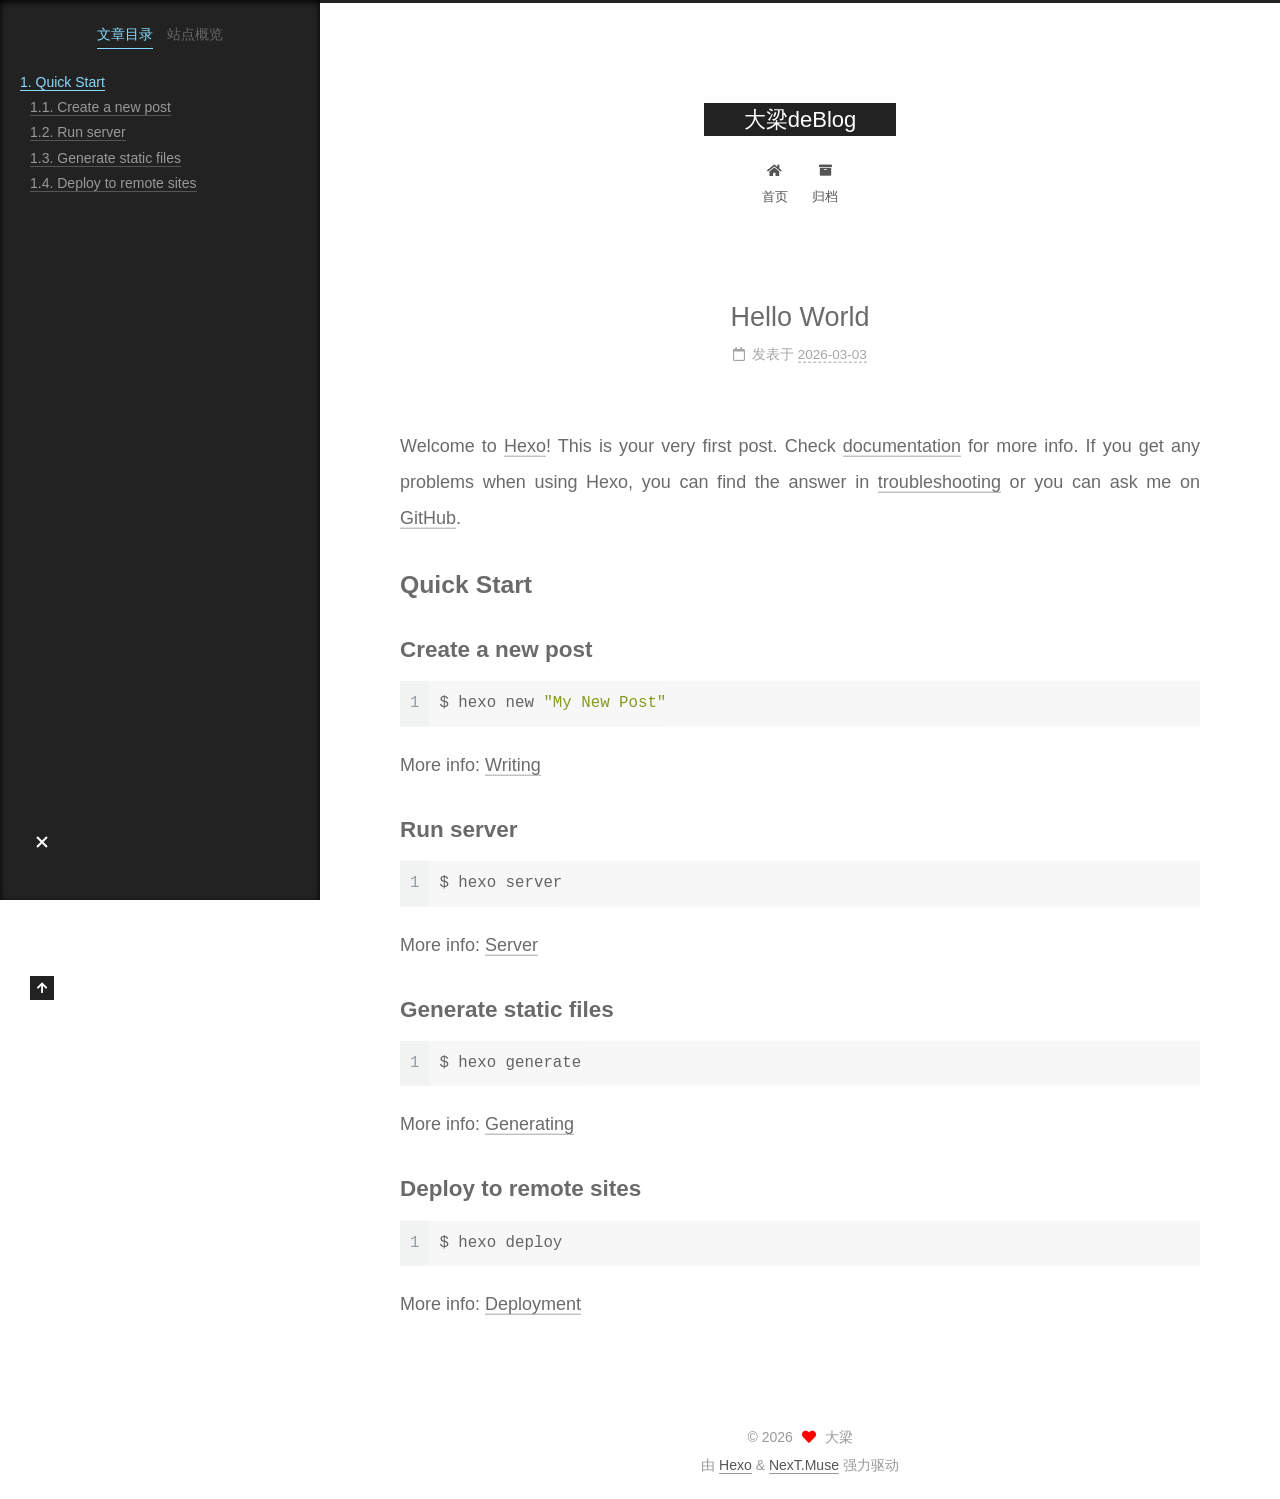
<file: 2026/03/03/hello-world/index.html>
<!DOCTYPE html>
<html lang="zh-CN">
<head>
  <meta charset="UTF-8">
<meta name="viewport" content="width=device-width, initial-scale=1, maximum-scale=2">
<meta name="theme-color" content="#222">
<meta name="generator" content="Hexo 8.1.1">
  <link rel="apple-touch-icon" sizes="180x180" href="/images/apple-touch-icon-next.png">
  <link rel="icon" type="image/png" sizes="32x32" href="/images/favicon-32x32-next.png">
  <link rel="icon" type="image/png" sizes="16x16" href="/images/favicon-16x16-next.png">
  <link rel="mask-icon" href="/images/logo.svg" color="#222">

<link rel="stylesheet" href="/css/main.css">


<link rel="stylesheet" href="/lib/font-awesome/css/all.min.css">

<script id="hexo-configurations">
    var NexT = window.NexT || {};
    var CONFIG = {"hostname":"dlzlhl666.github.io","root":"/","scheme":"Muse","version":"7.8.0","exturl":false,"sidebar":{"position":"left","display":"post","padding":18,"offset":12,"onmobile":false},"copycode":{"enable":false,"show_result":false,"style":null},"back2top":{"enable":true,"sidebar":false,"scrollpercent":false},"bookmark":{"enable":false,"color":"#222","save":"auto"},"fancybox":false,"mediumzoom":false,"lazyload":false,"pangu":false,"comments":{"style":"tabs","active":null,"storage":true,"lazyload":false,"nav":null},"algolia":{"hits":{"per_page":10},"labels":{"input_placeholder":"Search for Posts","hits_empty":"We didn't find any results for the search: ${query}","hits_stats":"${hits} results found in ${time} ms"}},"localsearch":{"enable":false,"trigger":"auto","top_n_per_article":1,"unescape":false,"preload":false},"motion":{"enable":true,"async":false,"transition":{"post_block":"fadeIn","post_header":"slideDownIn","post_body":"slideDownIn","coll_header":"slideLeftIn","sidebar":"slideUpIn"}}};
  </script>

  <meta name="description" content="Welcome to Hexo! This is your very first post. Check documentation for more info. If you get any problems when using Hexo, you can find the answer in troubleshooting or you can ask me on GitHub. Quick">
<meta property="og:type" content="article">
<meta property="og:title" content="Hello World">
<meta property="og:url" content="https://dlzlhl666.github.io/2026/03/03/hello-world/index.html">
<meta property="og:site_name" content="大梁deBlog">
<meta property="og:description" content="Welcome to Hexo! This is your very first post. Check documentation for more info. If you get any problems when using Hexo, you can find the answer in troubleshooting or you can ask me on GitHub. Quick">
<meta property="og:locale" content="zh_CN">
<meta property="article:published_time" content="2026-03-03T11:44:47.604Z">
<meta property="article:modified_time" content="2026-03-03T11:44:47.604Z">
<meta property="article:author" content="大梁">
<meta name="twitter:card" content="summary">

<link rel="canonical" href="https://dlzlhl666.github.io/2026/03/03/hello-world/">


<script id="page-configurations">
  // https://hexo.io/docs/variables.html
  CONFIG.page = {
    sidebar: "",
    isHome : false,
    isPost : true,
    lang   : 'zh-CN'
  };
</script>

  <title>Hello World | 大梁deBlog</title>
  






  <noscript>
  <style>
  .use-motion .brand,
  .use-motion .menu-item,
  .sidebar-inner,
  .use-motion .post-block,
  .use-motion .pagination,
  .use-motion .comments,
  .use-motion .post-header,
  .use-motion .post-body,
  .use-motion .collection-header { opacity: initial; }

  .use-motion .site-title,
  .use-motion .site-subtitle {
    opacity: initial;
    top: initial;
  }

  .use-motion .logo-line-before i { left: initial; }
  .use-motion .logo-line-after i { right: initial; }
  </style>
</noscript>

</head>

<body itemscope itemtype="http://schema.org/WebPage">
  <div class="container use-motion">
    <div class="headband"></div>

    <header class="header" itemscope itemtype="http://schema.org/WPHeader">
      <div class="header-inner"><div class="site-brand-container">
  <div class="site-nav-toggle">
    <div class="toggle" aria-label="切换导航栏">
      <span class="toggle-line toggle-line-first"></span>
      <span class="toggle-line toggle-line-middle"></span>
      <span class="toggle-line toggle-line-last"></span>
    </div>
  </div>

  <div class="site-meta">

    <a href="/" class="brand" rel="start">
      <span class="logo-line-before"><i></i></span>
      <h1 class="site-title">大梁deBlog</h1>
      <span class="logo-line-after"><i></i></span>
    </a>
  </div>

  <div class="site-nav-right">
    <div class="toggle popup-trigger">
    </div>
  </div>
</div>




<nav class="site-nav">
  <ul id="menu" class="main-menu menu">
        <li class="menu-item menu-item-home">

    <a href="/" rel="section"><i class="fa fa-home fa-fw"></i>首页</a>

  </li>
        <li class="menu-item menu-item-archives">

    <a href="/archives/" rel="section"><i class="fa fa-archive fa-fw"></i>归档</a>

  </li>
  </ul>
</nav>




</div>
    </header>

    
  <div class="back-to-top">
    <i class="fa fa-arrow-up"></i>
    <span>0%</span>
  </div>


    <main class="main">
      <div class="main-inner">
        <div class="content-wrap">
          

          <div class="content post posts-expand">
            

    
  
  
  <article itemscope itemtype="http://schema.org/Article" class="post-block" lang="zh-CN">
    <link itemprop="mainEntityOfPage" href="https://dlzlhl666.github.io/2026/03/03/hello-world/">

    <span hidden itemprop="author" itemscope itemtype="http://schema.org/Person">
      <meta itemprop="image" content="/images/avatar.gif">
      <meta itemprop="name" content="大梁">
      <meta itemprop="description" content="希望你天天开心✧(≧∇≦)ﾉ">
    </span>

    <span hidden itemprop="publisher" itemscope itemtype="http://schema.org/Organization">
      <meta itemprop="name" content="大梁deBlog">
    </span>
      <header class="post-header">
        <h1 class="post-title" itemprop="name headline">
          Hello World
        </h1>

        <div class="post-meta">
            <span class="post-meta-item">
              <span class="post-meta-item-icon">
                <i class="far fa-calendar"></i>
              </span>
              <span class="post-meta-item-text">发表于</span>

              <time title="创建时间：2026-03-03 19:44:47" itemprop="dateCreated datePublished" datetime="2026-03-03T19:44:47+08:00">2026-03-03</time>
            </span>

          

        </div>
      </header>

    
    
    
    <div class="post-body" itemprop="articleBody">

      
        <p>Welcome to <a target="_blank" rel="noopener" href="https://hexo.io/">Hexo</a>! This is your very first post. Check <a target="_blank" rel="noopener" href="https://hexo.io/docs/">documentation</a> for more info. If you get any problems when using Hexo, you can find the answer in <a target="_blank" rel="noopener" href="https://hexo.io/docs/troubleshooting.html">troubleshooting</a> or you can ask me on <a target="_blank" rel="noopener" href="https://github.com/hexojs/hexo/issues">GitHub</a>.</p>
<h2 id="Quick-Start"><a href="#Quick-Start" class="headerlink" title="Quick Start"></a>Quick Start</h2><h3 id="Create-a-new-post"><a href="#Create-a-new-post" class="headerlink" title="Create a new post"></a>Create a new post</h3><figure class="highlight bash"><table><tr><td class="gutter"><pre><span class="line">1</span><br></pre></td><td class="code"><pre><span class="line">$ hexo new <span class="string">&quot;My New Post&quot;</span></span><br></pre></td></tr></table></figure>

<p>More info: <a target="_blank" rel="noopener" href="https://hexo.io/docs/writing.html">Writing</a></p>
<h3 id="Run-server"><a href="#Run-server" class="headerlink" title="Run server"></a>Run server</h3><figure class="highlight bash"><table><tr><td class="gutter"><pre><span class="line">1</span><br></pre></td><td class="code"><pre><span class="line">$ hexo server</span><br></pre></td></tr></table></figure>

<p>More info: <a target="_blank" rel="noopener" href="https://hexo.io/docs/server.html">Server</a></p>
<h3 id="Generate-static-files"><a href="#Generate-static-files" class="headerlink" title="Generate static files"></a>Generate static files</h3><figure class="highlight bash"><table><tr><td class="gutter"><pre><span class="line">1</span><br></pre></td><td class="code"><pre><span class="line">$ hexo generate</span><br></pre></td></tr></table></figure>

<p>More info: <a target="_blank" rel="noopener" href="https://hexo.io/docs/generating.html">Generating</a></p>
<h3 id="Deploy-to-remote-sites"><a href="#Deploy-to-remote-sites" class="headerlink" title="Deploy to remote sites"></a>Deploy to remote sites</h3><figure class="highlight bash"><table><tr><td class="gutter"><pre><span class="line">1</span><br></pre></td><td class="code"><pre><span class="line">$ hexo deploy</span><br></pre></td></tr></table></figure>

<p>More info: <a target="_blank" rel="noopener" href="https://hexo.io/docs/one-command-deployment.html">Deployment</a></p>

    </div>

    
    
    

      <footer class="post-footer">

        


        
      </footer>
    
  </article>
  
  
  



          </div>
          

<script>
  window.addEventListener('tabs:register', () => {
    let { activeClass } = CONFIG.comments;
    if (CONFIG.comments.storage) {
      activeClass = localStorage.getItem('comments_active') || activeClass;
    }
    if (activeClass) {
      let activeTab = document.querySelector(`a[href="#comment-${activeClass}"]`);
      if (activeTab) {
        activeTab.click();
      }
    }
  });
  if (CONFIG.comments.storage) {
    window.addEventListener('tabs:click', event => {
      if (!event.target.matches('.tabs-comment .tab-content .tab-pane')) return;
      let commentClass = event.target.classList[1];
      localStorage.setItem('comments_active', commentClass);
    });
  }
</script>

        </div>
          
  
  <div class="toggle sidebar-toggle">
    <span class="toggle-line toggle-line-first"></span>
    <span class="toggle-line toggle-line-middle"></span>
    <span class="toggle-line toggle-line-last"></span>
  </div>

  <aside class="sidebar">
    <div class="sidebar-inner">

      <ul class="sidebar-nav motion-element">
        <li class="sidebar-nav-toc">
          文章目录
        </li>
        <li class="sidebar-nav-overview">
          站点概览
        </li>
      </ul>

      <!--noindex-->
      <div class="post-toc-wrap sidebar-panel">
          <div class="post-toc motion-element"><ol class="nav"><li class="nav-item nav-level-2"><a class="nav-link" href="#Quick-Start"><span class="nav-number">1.</span> <span class="nav-text">Quick Start</span></a><ol class="nav-child"><li class="nav-item nav-level-3"><a class="nav-link" href="#Create-a-new-post"><span class="nav-number">1.1.</span> <span class="nav-text">Create a new post</span></a></li><li class="nav-item nav-level-3"><a class="nav-link" href="#Run-server"><span class="nav-number">1.2.</span> <span class="nav-text">Run server</span></a></li><li class="nav-item nav-level-3"><a class="nav-link" href="#Generate-static-files"><span class="nav-number">1.3.</span> <span class="nav-text">Generate static files</span></a></li><li class="nav-item nav-level-3"><a class="nav-link" href="#Deploy-to-remote-sites"><span class="nav-number">1.4.</span> <span class="nav-text">Deploy to remote sites</span></a></li></ol></li></ol></div>
      </div>
      <!--/noindex-->

      <div class="site-overview-wrap sidebar-panel">
        <div class="site-author motion-element" itemprop="author" itemscope itemtype="http://schema.org/Person">
  <p class="site-author-name" itemprop="name">大梁</p>
  <div class="site-description" itemprop="description">希望你天天开心✧(≧∇≦)ﾉ</div>
</div>
<div class="site-state-wrap motion-element">
  <nav class="site-state">
      <div class="site-state-item site-state-posts">
          <a href="/archives/">
        
          <span class="site-state-item-count">1</span>
          <span class="site-state-item-name">日志</span>
        </a>
      </div>
  </nav>
</div>



      </div>

    </div>
  </aside>
  <div id="sidebar-dimmer"></div>


      </div>
    </main>

    <footer class="footer">
      <div class="footer-inner">
        

        

<div class="copyright">
  
  &copy; 
  <span itemprop="copyrightYear">2026</span>
  <span class="with-love">
    <i class="fa fa-heart"></i>
  </span>
  <span class="author" itemprop="copyrightHolder">大梁</span>
</div>
  <div class="powered-by">由 <a href="https://hexo.io/" class="theme-link" rel="noopener" target="_blank">Hexo</a> & <a href="https://muse.theme-next.org/" class="theme-link" rel="noopener" target="_blank">NexT.Muse</a> 强力驱动
  </div>

        








      </div>
    </footer>
  </div>

  
  <script src="/lib/anime.min.js"></script>
  <script src="/lib/velocity/velocity.min.js"></script>
  <script src="/lib/velocity/velocity.ui.min.js"></script>

<script src="/js/utils.js"></script>

<script src="/js/motion.js"></script>


<script src="/js/schemes/muse.js"></script>


<script src="/js/next-boot.js"></script>




  















  

  

</body>
</html>
</file>
<file: css/main.css>
:root {
  --body-bg-color: #fff;
  --content-bg-color: #fff;
  --card-bg-color: #f5f5f5;
  --text-color: #555;
  --blockquote-color: #666;
  --link-color: #555;
  --link-hover-color: #222;
  --brand-color: #fff;
  --brand-hover-color: #fff;
  --table-row-odd-bg-color: #f9f9f9;
  --table-row-hover-bg-color: #f5f5f5;
  --menu-item-bg-color: #f5f5f5;
  --btn-default-bg: #222;
  --btn-default-color: #fff;
  --btn-default-border-color: #222;
  --btn-default-hover-bg: #fff;
  --btn-default-hover-color: #222;
  --btn-default-hover-border-color: #222;
}
html {
  line-height: 1.15; /* 1 */
  -webkit-text-size-adjust: 100%; /* 2 */
}
body {
  margin: 0;
}
main {
  display: block;
}
h1 {
  font-size: 2em;
  margin: 0.67em 0;
}
hr {
  box-sizing: content-box; /* 1 */
  height: 0; /* 1 */
  overflow: visible; /* 2 */
}
pre {
  font-family: monospace, monospace; /* 1 */
  font-size: 1em; /* 2 */
}
a {
  background: transparent;
}
abbr[title] {
  border-bottom: none; /* 1 */
  text-decoration: underline; /* 2 */
  text-decoration: underline dotted; /* 2 */
}
b,
strong {
  font-weight: bolder;
}
code,
kbd,
samp {
  font-family: monospace, monospace; /* 1 */
  font-size: 1em; /* 2 */
}
small {
  font-size: 80%;
}
sub,
sup {
  font-size: 75%;
  line-height: 0;
  position: relative;
  vertical-align: baseline;
}
sub {
  bottom: -0.25em;
}
sup {
  top: -0.5em;
}
img {
  border-style: none;
}
button,
input,
optgroup,
select,
textarea {
  font-family: inherit; /* 1 */
  font-size: 100%; /* 1 */
  line-height: 1.15; /* 1 */
  margin: 0; /* 2 */
}
button,
input {
/* 1 */
  overflow: visible;
}
button,
select {
/* 1 */
  text-transform: none;
}
button,
[type='button'],
[type='reset'],
[type='submit'] {
  -webkit-appearance: button;
}
button::-moz-focus-inner,
[type='button']::-moz-focus-inner,
[type='reset']::-moz-focus-inner,
[type='submit']::-moz-focus-inner {
  border-style: none;
  padding: 0;
}
button:-moz-focusring,
[type='button']:-moz-focusring,
[type='reset']:-moz-focusring,
[type='submit']:-moz-focusring {
  outline: 1px dotted ButtonText;
}
fieldset {
  padding: 0.35em 0.75em 0.625em;
}
legend {
  box-sizing: border-box; /* 1 */
  color: inherit; /* 2 */
  display: table; /* 1 */
  max-width: 100%; /* 1 */
  padding: 0; /* 3 */
  white-space: normal; /* 1 */
}
progress {
  vertical-align: baseline;
}
textarea {
  overflow: auto;
}
[type='checkbox'],
[type='radio'] {
  box-sizing: border-box; /* 1 */
  padding: 0; /* 2 */
}
[type='number']::-webkit-inner-spin-button,
[type='number']::-webkit-outer-spin-button {
  height: auto;
}
[type='search'] {
  outline-offset: -2px; /* 2 */
  -webkit-appearance: textfield; /* 1 */
}
[type='search']::-webkit-search-decoration {
  -webkit-appearance: none;
}
::-webkit-file-upload-button {
  font: inherit; /* 2 */
  -webkit-appearance: button; /* 1 */
}
details {
  display: block;
}
summary {
  display: list-item;
}
template {
  display: none;
}
[hidden] {
  display: none;
}
::selection {
  background: #262a30;
  color: #eee;
}
html,
body {
  height: 100%;
}
body {
  background: var(--body-bg-color);
  color: var(--text-color);
  font-family: 'Lato', "PingFang SC", "Microsoft YaHei", sans-serif;
  font-size: 1em;
  line-height: 2;
}
@media (max-width: 991px) {
  body {
    padding-left: 0 !important;
    padding-right: 0 !important;
  }
}
h1,
h2,
h3,
h4,
h5,
h6 {
  font-family: 'Lato', "PingFang SC", "Microsoft YaHei", sans-serif;
  font-weight: bold;
  line-height: 1.5;
  margin: 20px 0 15px;
}
h1 {
  font-size: 1.5em;
}
h2 {
  font-size: 1.375em;
}
h3 {
  font-size: 1.25em;
}
h4 {
  font-size: 1.125em;
}
h5 {
  font-size: 1em;
}
h6 {
  font-size: 0.875em;
}
p {
  margin: 0 0 20px 0;
}
a,
span.exturl {
  border-bottom: 1px solid #999;
  color: var(--link-color);
  outline: 0;
  text-decoration: none;
  overflow-wrap: break-word;
  word-wrap: break-word;
  cursor: pointer;
}
a:hover,
span.exturl:hover {
  border-bottom-color: var(--link-hover-color);
  color: var(--link-hover-color);
}
iframe,
img,
video {
  display: block;
  margin-left: auto;
  margin-right: auto;
  max-width: 100%;
}
hr {
  background-image: repeating-linear-gradient(-45deg, #ddd, #ddd 4px, transparent 4px, transparent 8px);
  border: 0;
  height: 3px;
  margin: 40px 0;
}
blockquote {
  border-left: 4px solid #ddd;
  color: var(--blockquote-color);
  margin: 0;
  padding: 0 15px;
}
blockquote cite::before {
  content: '-';
  padding: 0 5px;
}
dt {
  font-weight: bold;
}
dd {
  margin: 0;
  padding: 0;
}
kbd {
  background-color: #f5f5f5;
  background-image: linear-gradient(#eee, #fff, #eee);
  border: 1px solid #ccc;
  border-radius: 0.2em;
  box-shadow: 0.1em 0.1em 0.2em rgba(0,0,0,0.1);
  color: #555;
  font-family: inherit;
  padding: 0.1em 0.3em;
  white-space: nowrap;
}
.table-container {
  overflow: auto;
}
table {
  border-collapse: collapse;
  border-spacing: 0;
  font-size: 0.875em;
  margin: 0 0 20px 0;
  width: 100%;
}
tbody tr:nth-of-type(odd) {
  background: var(--table-row-odd-bg-color);
}
tbody tr:hover {
  background: var(--table-row-hover-bg-color);
}
caption,
th,
td {
  font-weight: normal;
  padding: 8px;
  vertical-align: middle;
}
th,
td {
  border: 1px solid #ddd;
  border-bottom: 3px solid #ddd;
}
th {
  font-weight: 700;
  padding-bottom: 10px;
}
td {
  border-bottom-width: 1px;
}
.btn {
  background: var(--btn-default-bg);
  border: 2px solid var(--btn-default-border-color);
  border-radius: 0;
  color: var(--btn-default-color);
  display: inline-block;
  font-size: 0.875em;
  line-height: 2;
  padding: 0 20px;
  text-decoration: none;
  transition-property: background-color;
  transition-delay: 0s;
  transition-duration: 0.2s;
  transition-timing-function: ease-in-out;
}
.btn:hover {
  background: var(--btn-default-hover-bg);
  border-color: var(--btn-default-hover-border-color);
  color: var(--btn-default-hover-color);
}
.btn + .btn {
  margin: 0 0 8px 8px;
}
.btn .fa-fw {
  text-align: left;
  width: 1.285714285714286em;
}
.toggle {
  line-height: 0;
}
.toggle .toggle-line {
  background: #fff;
  display: inline-block;
  height: 2px;
  left: 0;
  position: relative;
  top: 0;
  transition: all 0.4s;
  vertical-align: top;
  width: 100%;
}
.toggle .toggle-line:not(:first-child) {
  margin-top: 3px;
}
.toggle.toggle-arrow .toggle-line-first {
  left: 50%;
  top: 2px;
  transform: rotate(45deg);
  width: 50%;
}
.toggle.toggle-arrow .toggle-line-middle {
  left: 2px;
  width: 90%;
}
.toggle.toggle-arrow .toggle-line-last {
  left: 50%;
  top: -2px;
  transform: rotate(-45deg);
  width: 50%;
}
.toggle.toggle-close .toggle-line-first {
  transform: rotate(-45deg);
  top: 5px;
}
.toggle.toggle-close .toggle-line-middle {
  opacity: 0;
}
.toggle.toggle-close .toggle-line-last {
  transform: rotate(45deg);
  top: -5px;
}
.highlight,
pre {
  background: #f7f7f7;
  color: #4d4d4c;
  line-height: 1.6;
  margin: 0 auto 20px;
}
pre,
code {
  font-family: consolas, Menlo, monospace, "PingFang SC", "Microsoft YaHei";
}
code {
  background: #eee;
  border-radius: 3px;
  color: #555;
  padding: 2px 4px;
  overflow-wrap: break-word;
  word-wrap: break-word;
}
.highlight *::selection {
  background: #d6d6d6;
}
.highlight pre {
  border: 0;
  margin: 0;
  padding: 10px 0;
}
.highlight table {
  border: 0;
  margin: 0;
  width: auto;
}
.highlight td {
  border: 0;
  padding: 0;
}
.highlight figcaption {
  background: #eff2f3;
  color: #4d4d4c;
  display: flex;
  font-size: 0.875em;
  justify-content: space-between;
  line-height: 1.2;
  padding: 0.5em;
}
.highlight figcaption a {
  color: #4d4d4c;
}
.highlight figcaption a:hover {
  border-bottom-color: #4d4d4c;
}
.highlight .gutter {
  -moz-user-select: none;
  -ms-user-select: none;
  -webkit-user-select: none;
  user-select: none;
}
.highlight .gutter pre {
  background: #eff2f3;
  color: #869194;
  padding-left: 10px;
  padding-right: 10px;
  text-align: right;
}
.highlight .code pre {
  background: #f7f7f7;
  padding-left: 10px;
  width: 100%;
}
.gist table {
  width: auto;
}
.gist table td {
  border: 0;
}
pre {
  overflow: auto;
  padding: 10px;
}
pre code {
  background: none;
  color: #4d4d4c;
  font-size: 0.875em;
  padding: 0;
  text-shadow: none;
}
pre .deletion {
  background: #fdd;
}
pre .addition {
  background: #dfd;
}
pre .meta {
  color: #eab700;
  -moz-user-select: none;
  -ms-user-select: none;
  -webkit-user-select: none;
  user-select: none;
}
pre .comment {
  color: #8e908c;
}
pre .variable,
pre .attribute,
pre .tag,
pre .name,
pre .regexp,
pre .ruby .constant,
pre .xml .tag .title,
pre .xml .pi,
pre .xml .doctype,
pre .html .doctype,
pre .css .id,
pre .css .class,
pre .css .pseudo {
  color: #c82829;
}
pre .number,
pre .preprocessor,
pre .built_in,
pre .builtin-name,
pre .literal,
pre .params,
pre .constant,
pre .command {
  color: #f5871f;
}
pre .ruby .class .title,
pre .css .rules .attribute,
pre .string,
pre .symbol,
pre .value,
pre .inheritance,
pre .header,
pre .ruby .symbol,
pre .xml .cdata,
pre .special,
pre .formula {
  color: #718c00;
}
pre .title,
pre .css .hexcolor {
  color: #3e999f;
}
pre .function,
pre .python .decorator,
pre .python .title,
pre .ruby .function .title,
pre .ruby .title .keyword,
pre .perl .sub,
pre .javascript .title,
pre .coffeescript .title {
  color: #4271ae;
}
pre .keyword,
pre .javascript .function {
  color: #8959a8;
}
.blockquote-center {
  border-left: none;
  margin: 40px 0;
  padding: 0;
  position: relative;
  text-align: center;
}
.blockquote-center .fa {
  display: block;
  opacity: 0.6;
  position: absolute;
  width: 100%;
}
.blockquote-center .fa-quote-left {
  border-top: 1px solid #ccc;
  text-align: left;
  top: -20px;
}
.blockquote-center .fa-quote-right {
  border-bottom: 1px solid #ccc;
  text-align: right;
  bottom: -20px;
}
.blockquote-center p,
.blockquote-center div {
  text-align: center;
}
.post-body .group-picture img {
  margin: 0 auto;
  padding: 0 3px;
}
.group-picture-row {
  margin-bottom: 6px;
  overflow: hidden;
}
.group-picture-column {
  float: left;
  margin-bottom: 10px;
}
.post-body .label {
  color: #555;
  display: inline;
  padding: 0 2px;
}
.post-body .label.default {
  background: #f0f0f0;
}
.post-body .label.primary {
  background: #efe6f7;
}
.post-body .label.info {
  background: #e5f2f8;
}
.post-body .label.success {
  background: #e7f4e9;
}
.post-body .label.warning {
  background: #fcf6e1;
}
.post-body .label.danger {
  background: #fae8eb;
}
.post-body .tabs {
  margin-bottom: 20px;
}
.post-body .tabs,
.tabs-comment {
  display: block;
  padding-top: 10px;
  position: relative;
}
.post-body .tabs ul.nav-tabs,
.tabs-comment ul.nav-tabs {
  display: flex;
  flex-wrap: wrap;
  margin: 0;
  margin-bottom: -1px;
  padding: 0;
}
@media (max-width: 413px) {
  .post-body .tabs ul.nav-tabs,
  .tabs-comment ul.nav-tabs {
    display: block;
    margin-bottom: 5px;
  }
}
.post-body .tabs ul.nav-tabs li.tab,
.tabs-comment ul.nav-tabs li.tab {
  border-bottom: 1px solid #ddd;
  border-left: 1px solid transparent;
  border-right: 1px solid transparent;
  border-top: 3px solid transparent;
  flex-grow: 1;
  list-style-type: none;
  border-radius: 0 0 0 0;
}
@media (max-width: 413px) {
  .post-body .tabs ul.nav-tabs li.tab,
  .tabs-comment ul.nav-tabs li.tab {
    border-bottom: 1px solid transparent;
    border-left: 3px solid transparent;
    border-right: 1px solid transparent;
    border-top: 1px solid transparent;
  }
}
@media (max-width: 413px) {
  .post-body .tabs ul.nav-tabs li.tab,
  .tabs-comment ul.nav-tabs li.tab {
    border-radius: 0;
  }
}
.post-body .tabs ul.nav-tabs li.tab a,
.tabs-comment ul.nav-tabs li.tab a {
  border-bottom: initial;
  display: block;
  line-height: 1.8;
  outline: 0;
  padding: 0.25em 0.75em;
  text-align: center;
  transition-delay: 0s;
  transition-duration: 0.2s;
  transition-timing-function: ease-out;
}
.post-body .tabs ul.nav-tabs li.tab a i,
.tabs-comment ul.nav-tabs li.tab a i {
  width: 1.285714285714286em;
}
.post-body .tabs ul.nav-tabs li.tab.active,
.tabs-comment ul.nav-tabs li.tab.active {
  border-bottom: 1px solid transparent;
  border-left: 1px solid #ddd;
  border-right: 1px solid #ddd;
  border-top: 3px solid #fc6423;
}
@media (max-width: 413px) {
  .post-body .tabs ul.nav-tabs li.tab.active,
  .tabs-comment ul.nav-tabs li.tab.active {
    border-bottom: 1px solid #ddd;
    border-left: 3px solid #fc6423;
    border-right: 1px solid #ddd;
    border-top: 1px solid #ddd;
  }
}
.post-body .tabs ul.nav-tabs li.tab.active a,
.tabs-comment ul.nav-tabs li.tab.active a {
  color: var(--link-color);
  cursor: default;
}
.post-body .tabs .tab-content .tab-pane,
.tabs-comment .tab-content .tab-pane {
  border: 1px solid #ddd;
  border-top: 0;
  padding: 20px 20px 0 20px;
  border-radius: 0;
}
.post-body .tabs .tab-content .tab-pane:not(.active),
.tabs-comment .tab-content .tab-pane:not(.active) {
  display: none;
}
.post-body .tabs .tab-content .tab-pane.active,
.tabs-comment .tab-content .tab-pane.active {
  display: block;
}
.post-body .tabs .tab-content .tab-pane.active:nth-of-type(1),
.tabs-comment .tab-content .tab-pane.active:nth-of-type(1) {
  border-radius: 0 0 0 0;
}
@media (max-width: 413px) {
  .post-body .tabs .tab-content .tab-pane.active:nth-of-type(1),
  .tabs-comment .tab-content .tab-pane.active:nth-of-type(1) {
    border-radius: 0;
  }
}
.post-body .note {
  border-radius: 3px;
  margin-bottom: 20px;
  padding: 1em;
  position: relative;
  border: 1px solid #eee;
  border-left-width: 5px;
}
.post-body .note h2,
.post-body .note h3,
.post-body .note h4,
.post-body .note h5,
.post-body .note h6 {
  margin-top: 0;
  border-bottom: initial;
  margin-bottom: 0;
  padding-top: 0;
}
.post-body .note p:first-child,
.post-body .note ul:first-child,
.post-body .note ol:first-child,
.post-body .note table:first-child,
.post-body .note pre:first-child,
.post-body .note blockquote:first-child,
.post-body .note img:first-child {
  margin-top: 0;
}
.post-body .note p:last-child,
.post-body .note ul:last-child,
.post-body .note ol:last-child,
.post-body .note table:last-child,
.post-body .note pre:last-child,
.post-body .note blockquote:last-child,
.post-body .note img:last-child {
  margin-bottom: 0;
}
.post-body .note.default {
  border-left-color: #777;
}
.post-body .note.default h2,
.post-body .note.default h3,
.post-body .note.default h4,
.post-body .note.default h5,
.post-body .note.default h6 {
  color: #777;
}
.post-body .note.primary {
  border-left-color: #6f42c1;
}
.post-body .note.primary h2,
.post-body .note.primary h3,
.post-body .note.primary h4,
.post-body .note.primary h5,
.post-body .note.primary h6 {
  color: #6f42c1;
}
.post-body .note.info {
  border-left-color: #428bca;
}
.post-body .note.info h2,
.post-body .note.info h3,
.post-body .note.info h4,
.post-body .note.info h5,
.post-body .note.info h6 {
  color: #428bca;
}
.post-body .note.success {
  border-left-color: #5cb85c;
}
.post-body .note.success h2,
.post-body .note.success h3,
.post-body .note.success h4,
.post-body .note.success h5,
.post-body .note.success h6 {
  color: #5cb85c;
}
.post-body .note.warning {
  border-left-color: #f0ad4e;
}
.post-body .note.warning h2,
.post-body .note.warning h3,
.post-body .note.warning h4,
.post-body .note.warning h5,
.post-body .note.warning h6 {
  color: #f0ad4e;
}
.post-body .note.danger {
  border-left-color: #d9534f;
}
.post-body .note.danger h2,
.post-body .note.danger h3,
.post-body .note.danger h4,
.post-body .note.danger h5,
.post-body .note.danger h6 {
  color: #d9534f;
}
.pagination .prev,
.pagination .next,
.pagination .page-number,
.pagination .space {
  display: inline-block;
  margin: 0 10px;
  padding: 0 11px;
  position: relative;
  top: -1px;
}
@media (max-width: 767px) {
  .pagination .prev,
  .pagination .next,
  .pagination .page-number,
  .pagination .space {
    margin: 0 5px;
  }
}
.pagination {
  border-top: 1px solid #eee;
  margin: 120px 0 0;
  text-align: center;
}
.pagination .prev,
.pagination .next,
.pagination .page-number {
  border-bottom: 0;
  border-top: 1px solid #eee;
  transition-property: border-color;
  transition-delay: 0s;
  transition-duration: 0.2s;
  transition-timing-function: ease-in-out;
}
.pagination .prev:hover,
.pagination .next:hover,
.pagination .page-number:hover {
  border-top-color: #222;
}
.pagination .space {
  margin: 0;
  padding: 0;
}
.pagination .prev {
  margin-left: 0;
}
.pagination .next {
  margin-right: 0;
}
.pagination .page-number.current {
  background: #ccc;
  border-top-color: #ccc;
  color: #fff;
}
@media (max-width: 767px) {
  .pagination {
    border-top: none;
  }
  .pagination .prev,
  .pagination .next,
  .pagination .page-number {
    border-bottom: 1px solid #eee;
    border-top: 0;
    margin-bottom: 10px;
    padding: 0 10px;
  }
  .pagination .prev:hover,
  .pagination .next:hover,
  .pagination .page-number:hover {
    border-bottom-color: #222;
  }
}
.comments {
  margin-top: 60px;
  overflow: hidden;
}
.comment-button-group {
  display: flex;
  flex-wrap: wrap-reverse;
  justify-content: center;
  margin: 1em 0;
}
.comment-button-group .comment-button {
  margin: 0.1em 0.2em;
}
.comment-button-group .comment-button.active {
  background: var(--btn-default-hover-bg);
  border-color: var(--btn-default-hover-border-color);
  color: var(--btn-default-hover-color);
}
.comment-position {
  display: none;
}
.comment-position.active {
  display: block;
}
.tabs-comment {
  background: var(--content-bg-color);
  margin-top: 4em;
  padding-top: 0;
}
.tabs-comment .comments {
  border: 0;
  box-shadow: none;
  margin-top: 0;
  padding-top: 0;
}
.container {
  min-height: 100%;
  position: relative;
}
.main-inner {
  margin: 0 auto;
  width: 700px;
}
@media (min-width: 1200px) {
  .main-inner {
    width: 800px;
  }
}
@media (min-width: 1600px) {
  .main-inner {
    width: 900px;
  }
}
@media (max-width: 767px) {
  .content-wrap {
    padding: 0 20px;
  }
}
.header {
  background: transparent;
}
.header-inner {
  margin: 0 auto;
  width: 700px;
}
@media (min-width: 1200px) {
  .header-inner {
    width: 800px;
  }
}
@media (min-width: 1600px) {
  .header-inner {
    width: 900px;
  }
}
.site-brand-container {
  display: flex;
  flex-shrink: 0;
  padding: 0 10px;
}
.headband {
  background: #222;
  height: 3px;
}
.site-meta {
  flex-grow: 1;
  text-align: center;
}
@media (max-width: 767px) {
  .site-meta {
    text-align: center;
  }
}
.brand {
  border-bottom: none;
  color: var(--brand-color);
  display: inline-block;
  line-height: 1.375em;
  padding: 0 40px;
  position: relative;
}
.brand:hover {
  color: var(--brand-hover-color);
}
.site-title {
  font-family: 'Lato', "PingFang SC", "Microsoft YaHei", sans-serif;
  font-size: 1.375em;
  font-weight: normal;
  margin: 0;
}
.site-subtitle {
  color: #999;
  font-size: 0.8125em;
  margin: 10px 0;
}
.use-motion .brand {
  opacity: 0;
}
.use-motion .site-title,
.use-motion .site-subtitle,
.use-motion .custom-logo-image {
  opacity: 0;
  position: relative;
  top: -10px;
}
.site-nav-toggle,
.site-nav-right {
  display: none;
}
@media (max-width: 767px) {
  .site-nav-toggle,
  .site-nav-right {
    display: flex;
    flex-direction: column;
    justify-content: center;
  }
}
.site-nav-toggle .toggle,
.site-nav-right .toggle {
  color: var(--text-color);
  padding: 10px;
  width: 22px;
}
.site-nav-toggle .toggle .toggle-line,
.site-nav-right .toggle .toggle-line {
  background: var(--text-color);
  border-radius: 1px;
}
.site-nav {
  display: block;
}
@media (max-width: 767px) {
  .site-nav {
    clear: both;
    display: none;
  }
}
.site-nav.site-nav-on {
  display: block;
}
.menu {
  margin-top: 20px;
  padding-left: 0;
  text-align: center;
}
.menu-item {
  display: inline-block;
  list-style: none;
  margin: 0 10px;
}
@media (max-width: 767px) {
  .menu-item {
    display: block;
    margin-top: 10px;
  }
  .menu-item.menu-item-search {
    display: none;
  }
}
.menu-item a,
.menu-item span.exturl {
  border-bottom: 0;
  display: block;
  font-size: 0.8125em;
  transition-property: border-color;
  transition-delay: 0s;
  transition-duration: 0.2s;
  transition-timing-function: ease-in-out;
}
@media (hover: none) {
  .menu-item a:hover,
  .menu-item span.exturl:hover {
    border-bottom-color: transparent !important;
  }
}
.menu-item .fa,
.menu-item .fab,
.menu-item .far,
.menu-item .fas {
  margin-right: 8px;
}
.menu-item .badge {
  display: inline-block;
  font-weight: bold;
  line-height: 1;
  margin-left: 0.35em;
  margin-top: 0.35em;
  text-align: center;
  white-space: nowrap;
}
@media (max-width: 767px) {
  .menu-item .badge {
    float: right;
    margin-left: 0;
  }
}
.menu-item-active a,
.menu .menu-item a:hover,
.menu .menu-item span.exturl:hover {
  background: var(--menu-item-bg-color);
}
.use-motion .menu-item {
  opacity: 0;
}
.sidebar {
  background: #222;
  bottom: 0;
  box-shadow: inset 0 2px 6px #000;
  position: fixed;
  top: 0;
}
@media (max-width: 991px) {
  .sidebar {
    display: none;
  }
}
.sidebar-inner {
  color: #999;
  padding: 18px 10px;
  text-align: center;
}
.cc-license {
  margin-top: 10px;
  text-align: center;
}
.cc-license .cc-opacity {
  border-bottom: none;
  opacity: 0.7;
}
.cc-license .cc-opacity:hover {
  opacity: 0.9;
}
.cc-license img {
  display: inline-block;
}
.site-author-image {
  border: 2px solid #333;
  display: block;
  margin: 0 auto;
  max-width: 96px;
  padding: 2px;
}
.site-author-name {
  color: #f5f5f5;
  font-weight: normal;
  margin: 5px 0 0;
  text-align: center;
}
.site-description {
  color: #999;
  font-size: 1em;
  margin-top: 5px;
  text-align: center;
}
.links-of-author {
  margin-top: 15px;
}
.links-of-author a,
.links-of-author span.exturl {
  border-bottom-color: #555;
  display: inline-block;
  font-size: 0.8125em;
  margin-bottom: 10px;
  margin-right: 10px;
  vertical-align: middle;
}
.links-of-author a::before,
.links-of-author span.exturl::before {
  background: #14fffb;
  border-radius: 50%;
  content: ' ';
  display: inline-block;
  height: 4px;
  margin-right: 3px;
  vertical-align: middle;
  width: 4px;
}
.sidebar-button {
  margin-top: 15px;
}
.sidebar-button a {
  border: 1px solid #fc6423;
  border-radius: 4px;
  color: #fc6423;
  display: inline-block;
  padding: 0 15px;
}
.sidebar-button a .fa,
.sidebar-button a .fab,
.sidebar-button a .far,
.sidebar-button a .fas {
  margin-right: 5px;
}
.sidebar-button a:hover {
  background: #fc6423;
  border: 1px solid #fc6423;
  color: #fff;
}
.sidebar-button a:hover .fa,
.sidebar-button a:hover .fab,
.sidebar-button a:hover .far,
.sidebar-button a:hover .fas {
  color: #fff;
}
.links-of-blogroll {
  font-size: 0.8125em;
  margin-top: 10px;
}
.links-of-blogroll-title {
  font-size: 0.875em;
  font-weight: 600;
  margin-top: 0;
}
.links-of-blogroll-list {
  list-style: none;
  margin: 0;
  padding: 0;
}
#sidebar-dimmer {
  display: none;
}
@media (max-width: 767px) {
  #sidebar-dimmer {
    background: #000;
    display: block;
    height: 100%;
    left: 100%;
    opacity: 0;
    position: fixed;
    top: 0;
    width: 100%;
    z-index: 1100;
  }
  .sidebar-active + #sidebar-dimmer {
    opacity: 0.7;
    transform: translateX(-100%);
    transition: opacity 0.5s;
  }
}
.sidebar-nav {
  margin: 0;
  padding-bottom: 20px;
  padding-left: 0;
}
.sidebar-nav li {
  border-bottom: 1px solid transparent;
  color: #666;
  cursor: pointer;
  display: inline-block;
  font-size: 0.875em;
}
.sidebar-nav li.sidebar-nav-overview {
  margin-left: 10px;
}
.sidebar-nav li:hover {
  color: #f5f5f5;
}
.sidebar-nav .sidebar-nav-active {
  border-bottom-color: #87daff;
  color: #87daff;
}
.sidebar-nav .sidebar-nav-active:hover {
  color: #87daff;
}
.sidebar-panel {
  display: none;
  overflow-x: hidden;
  overflow-y: auto;
}
.sidebar-panel-active {
  display: block;
}
.sidebar-toggle {
  background: #222;
  bottom: 45px;
  cursor: pointer;
  height: 14px;
  left: 30px;
  padding: 5px;
  position: fixed;
  width: 14px;
  z-index: 1300;
}
@media (max-width: 991px) {
  .sidebar-toggle {
    left: 20px;
    opacity: 0.8;
    display: none;
  }
}
.sidebar-toggle:hover .toggle-line {
  background: #87daff;
}
.post-toc {
  font-size: 0.875em;
}
.post-toc ol {
  list-style: none;
  margin: 0;
  padding: 0 2px 5px 10px;
  text-align: left;
}
.post-toc ol > ol {
  padding-left: 0;
}
.post-toc ol a {
  transition-property: all;
  transition-delay: 0s;
  transition-duration: 0.2s;
  transition-timing-function: ease-in-out;
}
.post-toc .nav-item {
  line-height: 1.8;
  overflow: hidden;
  text-overflow: ellipsis;
  white-space: nowrap;
}
.post-toc .nav .nav-child {
  display: none;
}
.post-toc .nav .active > .nav-child {
  display: block;
}
.post-toc .nav .active-current > .nav-child {
  display: block;
}
.post-toc .nav .active-current > .nav-child > .nav-item {
  display: block;
}
.post-toc .nav .active > a {
  border-bottom-color: #87daff;
  color: #87daff;
}
.post-toc .nav .active-current > a {
  color: #87daff;
}
.post-toc .nav .active-current > a:hover {
  color: #87daff;
}
.site-state {
  display: flex;
  justify-content: center;
  line-height: 1.4;
  margin-top: 10px;
  overflow: hidden;
  text-align: center;
  white-space: nowrap;
}
.site-state-item {
  padding: 0 15px;
}
.site-state-item:not(:first-child) {
  border-left: 1px solid #333;
}
.site-state-item a {
  border-bottom: none;
}
.site-state-item-count {
  display: block;
  font-size: 1.25em;
  font-weight: 600;
  text-align: center;
}
.site-state-item-name {
  color: inherit;
  font-size: 0.875em;
}
.footer {
  color: #999;
  font-size: 0.875em;
  padding: 20px 0;
}
.footer.footer-fixed {
  bottom: 0;
  left: 0;
  position: absolute;
  right: 0;
}
.footer-inner {
  box-sizing: border-box;
  margin: 0 auto;
  text-align: center;
  width: 700px;
}
@media (min-width: 1200px) {
  .footer-inner {
    width: 800px;
  }
}
@media (min-width: 1600px) {
  .footer-inner {
    width: 900px;
  }
}
.languages {
  display: inline-block;
  font-size: 1.125em;
  position: relative;
}
.languages .lang-select-label span {
  margin: 0 0.5em;
}
.languages .lang-select {
  height: 100%;
  left: 0;
  opacity: 0;
  position: absolute;
  top: 0;
  width: 100%;
}
.with-love {
  color: #ff0000;
  display: inline-block;
  margin: 0 5px;
}
.powered-by,
.theme-info {
  display: inline-block;
}
@-moz-keyframes iconAnimate {
  0%, 100% {
    transform: scale(1);
  }
  10%, 30% {
    transform: scale(0.9);
  }
  20%, 40%, 60%, 80% {
    transform: scale(1.1);
  }
  50%, 70% {
    transform: scale(1.1);
  }
}
@-webkit-keyframes iconAnimate {
  0%, 100% {
    transform: scale(1);
  }
  10%, 30% {
    transform: scale(0.9);
  }
  20%, 40%, 60%, 80% {
    transform: scale(1.1);
  }
  50%, 70% {
    transform: scale(1.1);
  }
}
@-o-keyframes iconAnimate {
  0%, 100% {
    transform: scale(1);
  }
  10%, 30% {
    transform: scale(0.9);
  }
  20%, 40%, 60%, 80% {
    transform: scale(1.1);
  }
  50%, 70% {
    transform: scale(1.1);
  }
}
@keyframes iconAnimate {
  0%, 100% {
    transform: scale(1);
  }
  10%, 30% {
    transform: scale(0.9);
  }
  20%, 40%, 60%, 80% {
    transform: scale(1.1);
  }
  50%, 70% {
    transform: scale(1.1);
  }
}
.back-to-top {
  font-size: 12px;
  text-align: center;
  transition-delay: 0s;
  transition-duration: 0.2s;
  transition-timing-function: ease-in-out;
}
.back-to-top {
  background: #222;
  bottom: -100px;
  box-sizing: border-box;
  color: #fff;
  cursor: pointer;
  left: 30px;
  opacity: 1;
  padding: 0 6px;
  position: fixed;
  transition-property: bottom;
  z-index: 1300;
  width: 24px;
}
.back-to-top span {
  display: none;
}
.back-to-top:hover {
  color: #87daff;
}
.back-to-top.back-to-top-on {
  bottom: 19px;
}
@media (max-width: 991px) {
  .back-to-top {
    left: 20px;
    opacity: 0.8;
  }
}
.post-body {
  font-family: 'Lato', "PingFang SC", "Microsoft YaHei", sans-serif;
  overflow-wrap: break-word;
  word-wrap: break-word;
}
@media (min-width: 1200px) {
  .post-body {
    font-size: 1.125em;
  }
}
.post-body .exturl .fa {
  font-size: 0.875em;
  margin-left: 4px;
}
.post-body .image-caption,
.post-body .figure .caption {
  color: #999;
  font-size: 0.875em;
  font-weight: bold;
  line-height: 1;
  margin: -20px auto 15px;
  text-align: center;
}
.post-sticky-flag {
  display: inline-block;
  transform: rotate(30deg);
}
.post-button {
  margin-top: 40px;
  text-align: center;
}
.use-motion .post-block,
.use-motion .pagination,
.use-motion .comments {
  opacity: 0;
}
.use-motion .post-header {
  opacity: 0;
}
.use-motion .post-body {
  opacity: 0;
}
.use-motion .collection-header {
  opacity: 0;
}
.posts-collapse {
  margin-left: 35px;
  position: relative;
}
@media (max-width: 767px) {
  .posts-collapse {
    margin-left: 0px;
    margin-right: 0px;
  }
}
.posts-collapse .collection-title {
  font-size: 1.125em;
  position: relative;
}
.posts-collapse .collection-title::before {
  background: #999;
  border: 1px solid #fff;
  border-radius: 50%;
  content: ' ';
  height: 10px;
  left: 0;
  margin-left: -6px;
  margin-top: -4px;
  position: absolute;
  top: 50%;
  width: 10px;
}
.posts-collapse .collection-year {
  font-size: 1.5em;
  font-weight: bold;
  margin: 60px 0;
  position: relative;
}
.posts-collapse .collection-year::before {
  background: #bbb;
  border-radius: 50%;
  content: ' ';
  height: 8px;
  left: 0;
  margin-left: -4px;
  margin-top: -4px;
  position: absolute;
  top: 50%;
  width: 8px;
}
.posts-collapse .collection-header {
  display: block;
  margin: 0 0 0 20px;
}
.posts-collapse .collection-header small {
  color: #bbb;
  margin-left: 5px;
}
.posts-collapse .post-header {
  border-bottom: 1px dashed #ccc;
  margin: 30px 0;
  padding-left: 15px;
  position: relative;
  transition-property: border;
  transition-delay: 0s;
  transition-duration: 0.2s;
  transition-timing-function: ease-in-out;
}
.posts-collapse .post-header::before {
  background: #bbb;
  border: 1px solid #fff;
  border-radius: 50%;
  content: ' ';
  height: 6px;
  left: 0;
  margin-left: -4px;
  position: absolute;
  top: 0.75em;
  transition-property: background;
  width: 6px;
  transition-delay: 0s;
  transition-duration: 0.2s;
  transition-timing-function: ease-in-out;
}
.posts-collapse .post-header:hover {
  border-bottom-color: #666;
}
.posts-collapse .post-header:hover::before {
  background: #222;
}
.posts-collapse .post-meta {
  display: inline;
  font-size: 0.75em;
  margin-right: 10px;
}
.posts-collapse .post-title {
  display: inline;
}
.posts-collapse .post-title a,
.posts-collapse .post-title span.exturl {
  border-bottom: none;
  color: var(--link-color);
}
.posts-collapse .post-title .fa-external-link-alt {
  font-size: 0.875em;
  margin-left: 5px;
}
.posts-collapse::before {
  background: #f5f5f5;
  content: ' ';
  height: 100%;
  left: 0;
  margin-left: -2px;
  position: absolute;
  top: 1.25em;
  width: 4px;
}
.post-eof {
  background: #ccc;
  height: 1px;
  margin: 80px auto 60px;
  text-align: center;
  width: 8%;
}
.post-block:last-of-type .post-eof {
  display: none;
}
.content {
  padding-top: 40px;
}
@media (min-width: 992px) {
  .post-body {
    text-align: justify;
  }
}
@media (max-width: 991px) {
  .post-body {
    text-align: justify;
  }
}
.post-body h1,
.post-body h2,
.post-body h3,
.post-body h4,
.post-body h5,
.post-body h6 {
  padding-top: 10px;
}
.post-body h1 .header-anchor,
.post-body h2 .header-anchor,
.post-body h3 .header-anchor,
.post-body h4 .header-anchor,
.post-body h5 .header-anchor,
.post-body h6 .header-anchor {
  border-bottom-style: none;
  color: #ccc;
  float: right;
  margin-left: 10px;
  visibility: hidden;
}
.post-body h1 .header-anchor:hover,
.post-body h2 .header-anchor:hover,
.post-body h3 .header-anchor:hover,
.post-body h4 .header-anchor:hover,
.post-body h5 .header-anchor:hover,
.post-body h6 .header-anchor:hover {
  color: inherit;
}
.post-body h1:hover .header-anchor,
.post-body h2:hover .header-anchor,
.post-body h3:hover .header-anchor,
.post-body h4:hover .header-anchor,
.post-body h5:hover .header-anchor,
.post-body h6:hover .header-anchor {
  visibility: visible;
}
.post-body iframe,
.post-body img,
.post-body video {
  margin-bottom: 20px;
}
.post-body .video-container {
  height: 0;
  margin-bottom: 20px;
  overflow: hidden;
  padding-top: 75%;
  position: relative;
  width: 100%;
}
.post-body .video-container iframe,
.post-body .video-container object,
.post-body .video-container embed {
  height: 100%;
  left: 0;
  margin: 0;
  position: absolute;
  top: 0;
  width: 100%;
}
.post-gallery {
  align-items: center;
  display: grid;
  grid-gap: 10px;
  grid-template-columns: 1fr 1fr 1fr;
  margin-bottom: 20px;
}
@media (max-width: 767px) {
  .post-gallery {
    grid-template-columns: 1fr 1fr;
  }
}
.post-gallery a {
  border: 0;
}
.post-gallery img {
  margin: 0;
}
.posts-expand .post-header {
  font-size: 1.125em;
}
.posts-expand .post-title {
  font-size: 1.5em;
  font-weight: normal;
  margin: initial;
  text-align: center;
  overflow-wrap: break-word;
  word-wrap: break-word;
}
.posts-expand .post-title-link {
  border-bottom: none;
  color: var(--link-color);
  display: inline-block;
  position: relative;
  vertical-align: top;
}
.posts-expand .post-title-link::before {
  background: var(--link-color);
  bottom: 0;
  content: '';
  height: 2px;
  left: 0;
  position: absolute;
  transform: scaleX(0);
  visibility: hidden;
  width: 100%;
  transition-delay: 0s;
  transition-duration: 0.2s;
  transition-timing-function: ease-in-out;
}
.posts-expand .post-title-link:hover::before {
  transform: scaleX(1);
  visibility: visible;
}
.posts-expand .post-title-link .fa-external-link-alt {
  font-size: 0.875em;
  margin-left: 5px;
}
.posts-expand .post-meta {
  color: #999;
  font-family: 'Lato', "PingFang SC", "Microsoft YaHei", sans-serif;
  font-size: 0.75em;
  margin: 3px 0 60px 0;
  text-align: center;
}
.posts-expand .post-meta .post-description {
  font-size: 0.875em;
  margin-top: 2px;
}
.posts-expand .post-meta time {
  border-bottom: 1px dashed #999;
  cursor: pointer;
}
.post-meta .post-meta-item + .post-meta-item::before {
  content: '|';
  margin: 0 0.5em;
}
.post-meta-divider {
  margin: 0 0.5em;
}
.post-meta-item-icon {
  margin-right: 3px;
}
@media (max-width: 991px) {
  .post-meta-item-icon {
    display: inline-block;
  }
}
@media (max-width: 991px) {
  .post-meta-item-text {
    display: none;
  }
}
.post-nav {
  border-top: 1px solid #eee;
  display: flex;
  justify-content: space-between;
  margin-top: 15px;
  padding: 10px 5px 0;
}
.post-nav-item {
  flex: 1;
}
.post-nav-item a {
  border-bottom: none;
  display: block;
  font-size: 0.875em;
  line-height: 1.6;
  position: relative;
}
.post-nav-item a:active {
  top: 2px;
}
.post-nav-item .fa {
  font-size: 0.75em;
}
.post-nav-item:first-child {
  margin-right: 15px;
}
.post-nav-item:first-child .fa {
  margin-right: 5px;
}
.post-nav-item:last-child {
  margin-left: 15px;
  text-align: right;
}
.post-nav-item:last-child .fa {
  margin-left: 5px;
}
.rtl.post-body p,
.rtl.post-body a,
.rtl.post-body h1,
.rtl.post-body h2,
.rtl.post-body h3,
.rtl.post-body h4,
.rtl.post-body h5,
.rtl.post-body h6,
.rtl.post-body li,
.rtl.post-body ul,
.rtl.post-body ol {
  direction: rtl;
  font-family: UKIJ Ekran;
}
.rtl.post-title {
  font-family: UKIJ Ekran;
}
.post-tags {
  margin-top: 40px;
  text-align: center;
}
.post-tags a {
  display: inline-block;
  font-size: 0.8125em;
}
.post-tags a:not(:last-child) {
  margin-right: 10px;
}
.post-widgets {
  border-top: 1px solid #eee;
  margin-top: 15px;
  text-align: center;
}
.wp_rating {
  height: 20px;
  line-height: 20px;
  margin-top: 10px;
  padding-top: 6px;
  text-align: center;
}
.social-like {
  display: flex;
  font-size: 0.875em;
  justify-content: center;
  text-align: center;
}
.reward-container {
  margin: 20px auto;
  padding: 10px 0;
  text-align: center;
  width: 90%;
}
.reward-container button {
  background: transparent;
  border: 1px solid #fc6423;
  border-radius: 0;
  color: #fc6423;
  cursor: pointer;
  line-height: 2;
  outline: 0;
  padding: 0 15px;
  vertical-align: text-top;
}
.reward-container button:hover {
  background: #fc6423;
  border: 1px solid transparent;
  color: #fa9366;
}
#qr {
  padding-top: 20px;
}
#qr a {
  border: 0;
}
#qr img {
  display: inline-block;
  margin: 0.8em 2em 0 2em;
  max-width: 100%;
  width: 180px;
}
#qr p {
  text-align: center;
}
.category-all-page .category-all-title {
  text-align: center;
}
.category-all-page .category-all {
  margin-top: 20px;
}
.category-all-page .category-list {
  list-style: none;
  margin: 0;
  padding: 0;
}
.category-all-page .category-list-item {
  margin: 5px 10px;
}
.category-all-page .category-list-count {
  color: #bbb;
}
.category-all-page .category-list-count::before {
  content: ' (';
  display: inline;
}
.category-all-page .category-list-count::after {
  content: ') ';
  display: inline;
}
.category-all-page .category-list-child {
  padding-left: 10px;
}
.event-list {
  padding: 0;
}
.event-list hr {
  background: #222;
  margin: 20px 0 45px 0;
}
.event-list hr::after {
  background: #222;
  color: #fff;
  content: 'NOW';
  display: inline-block;
  font-weight: bold;
  padding: 0 5px;
  text-align: right;
}
.event-list .event {
  background: #222;
  margin: 20px 0;
  min-height: 40px;
  padding: 15px 0 15px 10px;
}
.event-list .event .event-summary {
  color: #fff;
  margin: 0;
  padding-bottom: 3px;
}
.event-list .event .event-summary::before {
  animation: dot-flash 1s alternate infinite ease-in-out;
  color: #fff;
  content: '\f111';
  display: inline-block;
  font-size: 10px;
  margin-right: 25px;
  vertical-align: middle;
  font-family: 'Font Awesome 5 Free';
  font-weight: 900;
}
.event-list .event .event-relative-time {
  color: #bbb;
  display: inline-block;
  font-size: 12px;
  font-weight: normal;
  padding-left: 12px;
}
.event-list .event .event-details {
  color: #fff;
  display: block;
  line-height: 18px;
  margin-left: 56px;
  padding-bottom: 6px;
  padding-top: 3px;
  text-indent: -24px;
}
.event-list .event .event-details::before {
  color: #fff;
  display: inline-block;
  margin-right: 9px;
  text-align: center;
  text-indent: 0;
  width: 14px;
  font-family: 'Font Awesome 5 Free';
  font-weight: 900;
}
.event-list .event .event-details.event-location::before {
  content: '\f041';
}
.event-list .event .event-details.event-duration::before {
  content: '\f017';
}
.event-list .event-past {
  background: #f5f5f5;
}
.event-list .event-past .event-summary,
.event-list .event-past .event-details {
  color: #bbb;
  opacity: 0.9;
}
.event-list .event-past .event-summary::before,
.event-list .event-past .event-details::before {
  animation: none;
  color: #bbb;
}
@-moz-keyframes dot-flash {
  from {
    opacity: 1;
    transform: scale(1);
  }
  to {
    opacity: 0;
    transform: scale(0.8);
  }
}
@-webkit-keyframes dot-flash {
  from {
    opacity: 1;
    transform: scale(1);
  }
  to {
    opacity: 0;
    transform: scale(0.8);
  }
}
@-o-keyframes dot-flash {
  from {
    opacity: 1;
    transform: scale(1);
  }
  to {
    opacity: 0;
    transform: scale(0.8);
  }
}
@keyframes dot-flash {
  from {
    opacity: 1;
    transform: scale(1);
  }
  to {
    opacity: 0;
    transform: scale(0.8);
  }
}
ul.breadcrumb {
  font-size: 0.75em;
  list-style: none;
  margin: 1em 0;
  padding: 0 2em;
  text-align: center;
}
ul.breadcrumb li {
  display: inline;
}
ul.breadcrumb li + li::before {
  content: '/\00a0';
  font-weight: normal;
  padding: 0.5em;
}
ul.breadcrumb li + li:last-child {
  font-weight: bold;
}
.tag-cloud {
  text-align: center;
}
.tag-cloud a {
  display: inline-block;
  margin: 10px;
}
.tag-cloud a:hover {
  color: var(--link-hover-color) !important;
}
@media (max-width: 767px) {
  .header-inner,
  .main-inner,
  .footer-inner {
    width: auto;
  }
}
.header-inner {
  padding-top: 100px;
}
@media (max-width: 767px) {
  .header-inner {
    padding-top: 50px;
  }
}
.main-inner {
  padding-bottom: 60px;
}
.content {
  padding-top: 70px;
}
@media (max-width: 767px) {
  .content {
    padding-top: 35px;
  }
}
embed {
  display: block;
  margin: 0 auto 25px auto;
}
.custom-logo .site-meta-headline {
  text-align: center;
}
.custom-logo .site-title {
  color: #222;
  margin: 10px auto 0;
}
.custom-logo .site-title a {
  border: 0;
}
.custom-logo-image {
  background: #fff;
  margin: 0 auto;
  max-width: 150px;
  padding: 5px;
}
.brand {
  background: var(--btn-default-bg);
}
@media (max-width: 767px) {
  .site-nav {
    border-bottom: 1px solid #ddd;
    border-top: 1px solid #ddd;
    left: 0;
    margin: 0;
    padding: 0;
    width: 100%;
  }
}
@media (max-width: 767px) {
  .menu {
    text-align: left;
  }
}
.menu-item-active a,
.menu .menu-item a:hover,
.menu .menu-item span.exturl:hover {
  background: transparent;
  border-bottom: 1px solid var(--link-hover-color) !important;
}
@media (max-width: 767px) {
  .menu-item-active a,
  .menu .menu-item a:hover,
  .menu .menu-item span.exturl:hover {
    border-bottom: 1px dotted #ddd !important;
  }
}
@media (max-width: 767px) {
  .menu .menu-item {
    margin: 0 10px;
  }
}
.menu .menu-item a,
.menu .menu-item span.exturl {
  border-bottom: 1px solid transparent;
}
@media (max-width: 767px) {
  .menu .menu-item a,
  .menu .menu-item span.exturl {
    padding: 5px 10px;
  }
}
@media (min-width: 768px) {
  .menu .menu-item .fa,
  .menu .menu-item .fab,
  .menu .menu-item .far,
  .menu .menu-item .fas {
    display: block;
    line-height: 2;
    margin-right: 0;
    width: 100%;
  }
}
.menu .menu-item .badge {
  background: #eee;
  padding: 1px 4px;
}
.sub-menu {
  margin: 10px 0;
}
.sub-menu .menu-item {
  display: inline-block;
}
.sidebar {
  left: -320px;
}
.sidebar.sidebar-active {
  left: 0;
}
.sidebar {
  width: 320px;
  z-index: 1200;
  transition-delay: 0s;
  transition-duration: 0.2s;
  transition-timing-function: ease-out;
}
.sidebar a,
.sidebar span.exturl {
  border-bottom-color: #555;
  color: #999;
}
.sidebar a:hover,
.sidebar span.exturl:hover {
  border-bottom-color: #eee;
  color: #eee;
}
.links-of-blogroll-item {
  padding: 2px 10px;
}
.links-of-blogroll-item a,
.links-of-blogroll-item span.exturl {
  box-sizing: border-box;
  display: inline-block;
  max-width: 280px;
  overflow: hidden;
  text-overflow: ellipsis;
  white-space: nowrap;
}
</file>
